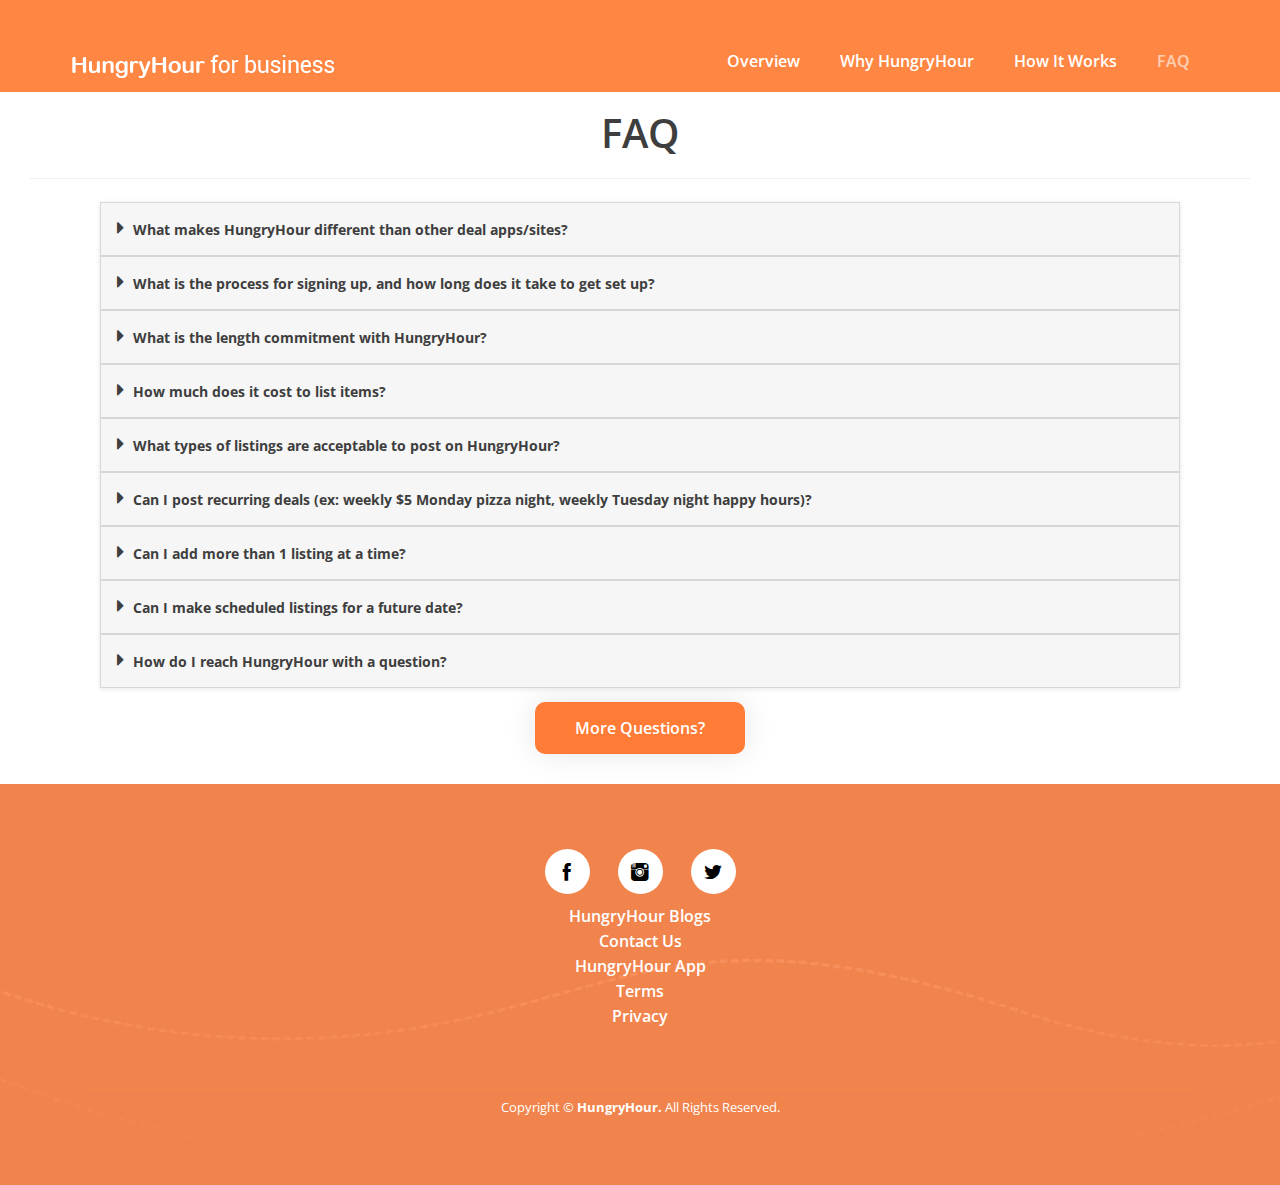
<file: FAQ.html>
﻿<!doctype html>
<html class="no-js" lang="zxx">

<head>
	<!-- Global site tag (gtag.js) - Google Analytics -->
	<script async src="https://www.googletagmanager.com/gtag/js?id=UA-123608787-1"></script>
	<script>
	  window.dataLayer = window.dataLayer || [];
	  function gtag(){dataLayer.push(arguments);}
	  gtag('js', new Date());

	  gtag('config', 'UA-123608787-1');
	</script>

	<meta charset="utf-8">
	<meta http-equiv="x-ua-compatible" content="ie=edge">
	<title>HungryHour - Terms and Condition</title>
	<meta name="title" content="HungryHour for Business - Promote Your Restaurant & Grow">
	<meta name="description" content="Local online marketing in real-time. Advertise your food deals & happy hours to attract new customers. Boost exposure and increase traffic during slow hours.">
	<meta name="keywords" content="discount, eat, happy hour, real-time">
	<meta name="author" content="Diana Levan">
	<meta name="viewport" content="width=device-width, initial-scale=1">
	<link rel="shortcut icon" type="image/x-icon" href="img/icon/favicon32x32.png">
	<!-- Place favicon.ico in the root directory -->
	<!-- all css here -->
	<link rel="stylesheet" href="css/bootstrap.min.css">
	<link rel="stylesheet" href="css/font-awesome.min.css">
	<link rel="stylesheet" href="css/icofont.css">
	<link rel="stylesheet" href="css/meanmenu.min.css">
	<link rel="stylesheet" href="css/slick.css">
	<link rel="stylesheet" href="css/owl.carousel.css">
	<link rel="stylesheet" href="css/magnific-popup.css">
	<link rel="stylesheet" href="css/animate.css">
	<link rel="stylesheet" href="css/animated-headlines.css">
	<link rel="stylesheet" href="css/shortcode/shortcodes.css">
	<link rel="stylesheet" href="style.css">
	<link rel="stylesheet" href="css/responsive.css">
	<link rel="stylesheet" href="css/change-style.css">
	<script src="js/vendor/modernizr-2.8.3.min.js"></script>
	<style>
		p {
			color: #474747;
			font-family: 'Open Sans', sans-serif;
			font-size: 14px;
			font-weight: 400;
			line-height: 25px;
			margin: 0 0 15px;
		}

		b {
			color: #000;
			font-weight: bold;
		}

		a {
			color: #4d76d9;
		}

		h1 {
			color: #3e3e3e;
			margin-top: 111px;
			text-align: center;
			font-size: 40px;
			font-weight: 600;
		}

		hr {
			margin: 23px 0;
			padding: 0px;
			border-bottom: 1px solid #eceff8;
			border-top: 0px;
			
		}

		h4 {
			color: #FF8441;
			margin-left: 10px;
			
		}

		.row {
			margin-left: 15px;
			margin-right: 15px;
		}


	</style>
	<style>
		.faq-nav {
			flex-direction: column;
			margin: 0 0 32px;
			border-radius: 2px;
			border: 1px solid #ddd;
			box-shadow: 0 1px 5px rgba(85, 85, 85, 0.15);
		}

			.faq-nav .nav-link {
				position: relative;
				display: block;
				margin: 0;
				padding: 13px 16px;
				background-color: #fff;
				border: 0;
				border-bottom: 1px solid #ddd;
				border-radius: 0;
				color: #616161;
				transition: background-color .2s ease;
			}

				.faq-nav .nav-link:hover {
					background-color: #f6f6f6;
				}

				.faq-nav .nav-link.active {
					background-color: #f6f6f6;
					font-weight: 700;
					color: rgba(0, 0, 0, 0.87);
				}

				.faq-nav .nav-link:last-of-type {
					border-bottom-left-radius: 2px;
					border-bottom-right-radius: 2px;
					border-bottom: 0;
				}

				.faq-nav .nav-link i.mdi {
					margin-right: 5px;
					font-size: 18px;
					position: relative;
				}

		.tab-content {
			box-shadow: 0 1px 5px rgba(85, 85, 85, 0.15);
		}

			.tab-content .card {
				border-radius: 0;
			}

			.tab-content .card-header {
				padding: 15px 16px;
				border-radius: 0;
				background-color: #f6f6f6;
				border: 1px solid rgba(0,0,0,.125);
			}

				.tab-content .card-header h5 {
					margin: 0;
				}

					.tab-content .card-header h5 button {
						display: block;
						width: 100%;
						padding: 0;
						border: 0;
						font-weight: 700;
						color: #3e3e3e;
						text-align: left;
						outline: 0;
					}
					.tab-content .card-header h5 button:focus {
						
						outline: 0;
					}

						.tab-content .card-header h5 button:hover, .tab-content .card-header h5 button:focus, .tab-content .card-header h5 button:active, .tab-content .card-header h5 button:hover:active {
							text-decoration: none;
						}

		

				.tab-content .card-body p:last-of-type {
					margin: 0;
				}

		.accordion > .card:not(:first-child) {
			border-top: 0;
		}

		.card-body {
			border: 1px solid rgba(0, 0, 0, 0.125);
			padding:10px;
		}
		.card-header button i {
			margin-right:5px;
			font-size:20px;
		}
	.card-header button[aria-expanded="true"] i:before { content: '\f0d7'; }

	.faqlinks {
		font-weight:bold;
		text-decoration:underline;
		color:#3e3e3e;
	}
	</style>
</head>

<body>
	<!-- header area start -->
	<header style="background-color:ff0000" ;>
		<nav id="header-top" class="navbar" style="background-color:#FF8743" ;>
			<div class="container">
				<div class="navbar-header">
					<button type="button" class="navbar-toggle collapsed" data-toggle="collapse" data-target="#navigation" aria-expanded="false">
						<span class="icon-bar"></span>
						<span class="icon-bar"></span>
						<span class="icon-bar"></span>
					</button>
					<!-- <a class="navbar-brand" href="#"><img src="img/icon/logo.png" alt="logo" class="img-responsive"></a> -->
					<a class="navbar-brand" href="/business">
						<!-- <h4 class="home-logo">HungryHour</h4> -->
						<img src="img/icon/logo1.png" alt="logo" class="img-responsive">
					</a>
				</div>
				<div class="collapse navbar-collapse" id="navigation">
						<ul class="nav navbar-nav navbar-right">
							<li><a href="index.html#slider-area">Overview</a></li>
							<li ><a href="index.html#HungryHour">Why HungryHour</a></li>
							<li><a href="index.html#howitwork">How It Works</a></li>
							<!--<li><a href="#HungryHour">Plans&pricings</a></li>-->
							<li class="active"><a href="FAQ.html">FAQ</a></li>
							<!--<li><a href="#">Login</a></li>
							<li><a class="download-btn" href="#download-area">Sign up</a></li>-->
						</ul>
					</div>
			</div>
		</nav>
	</header>
	
	<div class="row" style="padding-bottom:30px">
		<div class="col-lg-12">
			<h1>
				FAQ

			</h1>
			<hr />
		</div>
		<div class="container">
			<div class="row">

				<div class="col-lg-12">
					<div class="tab-content" id="faq-tab-content">
						<div class="tab-pane show active" id="tab1" role="tabpanel" aria-labelledby="tab1">
							<div class="accordion" id="accordion-tab-1">
								<div class="card">
									<div class="card-header" id="accordion-tab-1-heading-1">
										<h5>
											<button class="btn btn-link" type="button" data-toggle="collapse" data-target="#accordion-tab-1-content-1" aria-expanded="false" aria-controls="accordion-tab-1-content-1"> <i class="fa fa-caret-right" aria-hidden="true"></i> What makes HungryHour different than other deal apps/sites?</button>
										</h5>
									</div>
									<div class="collapse" id="accordion-tab-1-content-1" aria-labelledby="accordion-tab-1-heading-1" data-parent="#accordion-tab-1">
										<div class="card-body">
											<p>HungryHour is the first app to let users discover meal deals and happy hour specials in real-time. Unlike other apps that offer restaurant coupons, HungryHour offers your restaurant a platform to promote your deals that you may already have going on (or plan to promote in the future). We help expand your reach to hundreds of users so you can promote more effectively than relying on word of mouth or sidewalk signs. HungryHour is one of the only apps that does not require users to present coupons (from our research, users hate this!), which it seamless for customers to come pay you a visit.</p>
										</div>
									</div>
								</div>
								<div class="card">
									<div class="card-header" id="accordion-tab-1-heading-2">
										<h5>
											<button class="btn btn-link" type="button" data-toggle="collapse" data-target="#accordion-tab-1-content-2" aria-expanded="false" aria-controls="accordion-tab-1-content-2"> <i class="fa fa-caret-right" aria-hidden="true"></i> What is the process for signing up, and how long does it take to get set up?</button>
										</h5>
									</div>
									<div class="collapse" id="accordion-tab-1-content-2" aria-labelledby="accordion-tab-1-heading-2" data-parent="#accordion-tab-1">
										<div class="card-body">
											<p>Coming soon, we will have an easy admin portal for you to post, edit, and manage your listings with a couple of clicks. In the meantime, to sign up to partner with HungryHour, please fill out a<a href="contactus.html" class="faqlinks"> contact form here</a> or send us an email at <a href="mailto:itshungryhour@gmail.com" class="faqlinks">itshungryhour@gmail.com</a>.</p>
										</div>
									</div>
								</div>
								<div class="card">
									<div class="card-header" id="accordion-tab-1-he-ading-3">
										<h5>
											<button class="btn btn-link" type="button" data-toggle="collapse" data-target="#accordion-tab-1-content-3" aria-expanded="false" aria-controls="accordion-tab-1-content-3"> <i class="fa fa-caret-right" aria-hidden="true"></i>  What is the length commitment with HungryHour?</button>
										</h5>
									</div>
									<div class="collapse" id="accordion-tab-1-content-3" aria-labelledby="accordion-tab-1-heading-3" data-parent="#accordion-tab-1">
										<div class="card-body">
											<p>There is no length commitment with HungryHour. You can choose to post, edit, and delete listings whenever you want.</p>
										</div>
									</div>
								</div>
								<div class="card">
									<div class="card-header" id="accordion-tab-1-heading-4">
										<h5>
											<button class="btn btn-link" type="button" data-toggle="collapse" data-target="#accordion-tab-1-content-4" aria-expanded="false" aria-controls="accordion-tab-1-content-4"><i class="fa fa-caret-right" aria-hidden="true"></i>  How much does it cost to list items?</button>
										</h5>
									</div>
									<div class="collapse" id="accordion-tab-1-content-4" aria-labelledby="accordion-tab-1-heading-4" data-parent="#accordion-tab-1">
										<div class="card-body">
											<p>
												Nothing. Posting your happy hour and/or deal in the HungryHour app is  absolutely free!
											</p>
										</div>
									</div>

								</div>
								<div class="card">
									<div class="card-header" id="accordion-tab-1-heading-5">
										<h5>
											<button class="btn btn-link" type="button" data-toggle="collapse" data-target="#accordion-tab-1-content-5" aria-expanded="false" aria-controls="accordion-tab-1-content-5"><i class="fa fa-caret-right" aria-hidden="true"></i>  	What types of listings are acceptable to post on HungryHour?</button>
										</h5>
									</div>
									<div class="collapse" id="accordion-tab-1-content-5" aria-labelledby="accordion-tab-1-heading-5" data-parent="#accordion-tab-1">
										<div class="card-body">
											<p>
													You can post any food or drink deal, discount, happy hour, or combo specials. Remember, you want to give users a great first interaction with your business, so the more of a “steal” your deal is, the better.
											</p>
										</div>
									</div>

								</div>
								<div class="card">
									<div class="card-header" id="accordion-tab-1-heading-6">
										<h5>
											<button class="btn btn-link" type="button" data-toggle="collapse" data-target="#accordion-tab-1-content-6" aria-expanded="false" aria-controls="accordion-tab-1-content-6"><i class="fa fa-caret-right" aria-hidden="true"></i>  		Can I post recurring deals (ex: weekly $5 Monday pizza night, weekly Tuesday night happy hours)?</button>
										</h5>
									</div>
									<div class="collapse" id="accordion-tab-1-content-6" aria-labelledby="accordion-tab-1-heading-6" data-parent="#accordion-tab-1">
										<div class="card-body">
											<p>
													Yes, you have the option to make listings either one-time or recurring (consecutive days and/or weekly) depending on your need.
											</p>
										</div>
									</div>

								</div>
								<div class="card">
									<div class="card-header" id="accordion-tab-1-heading-7">
										<h5>
											<button class="btn btn-link" type="button" data-toggle="collapse" data-target="#accordion-tab-1-content-7" aria-expanded="false" aria-controls="accordion-tab-1-content-7"><i class="fa fa-caret-right" aria-hidden="true"></i>  Can I add more than 1 listing at a time?</button>
										</h5>
									</div>
									<div class="collapse" id="accordion-tab-1-content-7" aria-labelledby="accordion-tab-1-heading-7" data-parent="#accordion-tab-1">
										<div class="card-body">
											<p>
													Yes, you can add multiple listings. Once you sign up, you can also easily manage all your listings from an easy to use dashboard in the admin portal.
											</p>
										</div>
									</div>

								</div>
								<div class="card">
									<div class="card-header" id="accordion-tab-1-heading-8">
										<h5>
											<button class="btn btn-link" type="button" data-toggle="collapse" data-target="#accordion-tab-1-content-8" aria-expanded="false" aria-controls="accordion-tab-1-content-8"><i class="fa fa-caret-right" aria-hidden="true"></i>  Can I make scheduled listings for a future date?</button>
										</h5>
									</div>
									<div class="collapse" id="accordion-tab-1-content-8" aria-labelledby="accordion-tab-1-heading-8" data-parent="#accordion-tab-1">
										<div class="card-body">
											<p>
													Yes, you can set listings ahead of time and input the desired start and end dates and times. In the app, users will see this in the “tomorrow”, “this week”, or “next week” tabs.
											</p>
										</div>
									</div>

								</div>
								<div class="card">
									<div class="card-header" id="accordion-tab-1-heading-9">
										<h5>
											<button class="btn btn-link" type="button" data-toggle="collapse" data-target="#accordion-tab-1-content-9" aria-expanded="false" aria-controls="accordion-tab-1-content-9"><i class="fa fa-caret-right" aria-hidden="true"></i>  How do I reach HungryHour with a question?</button>
										</h5>
									</div>
									<div class="collapse" id="accordion-tab-1-content-9" aria-labelledby="accordion-tab-1-heading-9" data-parent="#accordion-tab-1">
										<div class="card-body">
											<p>
												For all questions about partnering with HungryHour, please fill out our <a href="contactus.html" class="faqlinks">contact us form</a> or email us  at <a href="mailto:itshungryhour@gmail.com" class="faqlinks">itshungryhour@gmail.com</a> We will respond to you as soon a possible.

											</p>
										</div>
									</div>

								</div>
							</div>
						</div>
					
					</div>
				</div>
			</div>
		</div><br />
		<div class="download-option-btn text-center">
			<ul>
				<li>
					<a target="_blank" href="contactus.html" style="background-color:#FF7B36;color:white;">
						More questions?

					</a>
				</li>

			</ul>
		</div>


	</div>

	<!-- Copyright Area Start -->
	<div class="section copyright-area bg-7 ptb-65">
		<div class="container">
			<!-- Copyright right -->
			<div class="row">
				<div class="col-md-12">
					<div class="copyright-area text-center">
						<!-- Copyright social -->
						<div class="contact-social text-center pb-10">
							<ul>
								<li>
									<a href="https://www.facebook.com/itshungryhour/"><i class="icofont icofont-social-facebook"></i></a>
								</li>
								<li>
									<a href="https://www.instagram.com/itshungryhour/"><i class="icofont icofont-social-instagram"></i></a>
								</li>
								<li>
									<a href="https://twitter.com/itshungryhour"><i class="icofont icofont-social-twitter"></i></a>
								</li>
							</ul>
						</div>
						<!-- Copyright social -->
						<!-- Copyright text -->
					</div>
				</div>
			</div>
			<div class="row">
					<div class="conct-border two">
						<div class="col-md-12 col-sm-12">
							<div class="single-address">
								<div class="media">
									<div class="media-body text-center">
										<a href="https://blog.itshungryhour.com/" style="cursor:pointer;color:white;font-family: 'Open Sans', sans-serif; font-size: 16px;font-weight: 600; line-height: 25px;">HungryHour Blogs</a><br />
										<a href="contactus.html" style="cursor:pointer;color:white;font-family: 'Open Sans', sans-serif; font-size: 16px;font-weight: 600; line-height: 25px;">Contact Us</a><br />
										<a href="https://www.itshungryhour.com" style="cursor:pointer;color:white;font-family: 'Open Sans', sans-serif; font-size: 16px;font-weight: 600; line-height: 25px;">HungryHour App</a><br />
										<a href="terms.html" style="cursor:pointer;color:white;font-family: 'Open Sans', sans-serif; font-size: 16px;font-weight: 600; line-height: 25px;">Terms</a><br />
										<a href="privacypolicy.html" style="cursor:pointer;color:white;font-family: 'Open Sans', sans-serif; font-size: 16px;font-weight: 600; line-height: 25px;">Privacy</a>
									</div>
								</div>
							</div>
						</div>
					</div>
				</div>
			<div class="copyright-text text-center">
				<p>Copyright &copy; <a href="index.html"> HungryHour. </a> All Rights Reserved.</p>
			</div>
			<!-- Copyright right -->
		</div>
	</div>
	<!-- Copyright Area End -->
	<!-- all js here -->
	<script src="js/vendor/jquery-1.12.4.min.js"></script>
	<script src="js/bootstrap.min.js"></script>
	<script src="js/owl.carousel.min.js"></script>
	<script src="js/slick.min.js"></script>
	<script src="js/jquery.ajaxchimp.min.js"></script>
	<script src="js/plugins.js"></script>
	<script src="js/terms.js"></script>


</body>

</html>
</file>
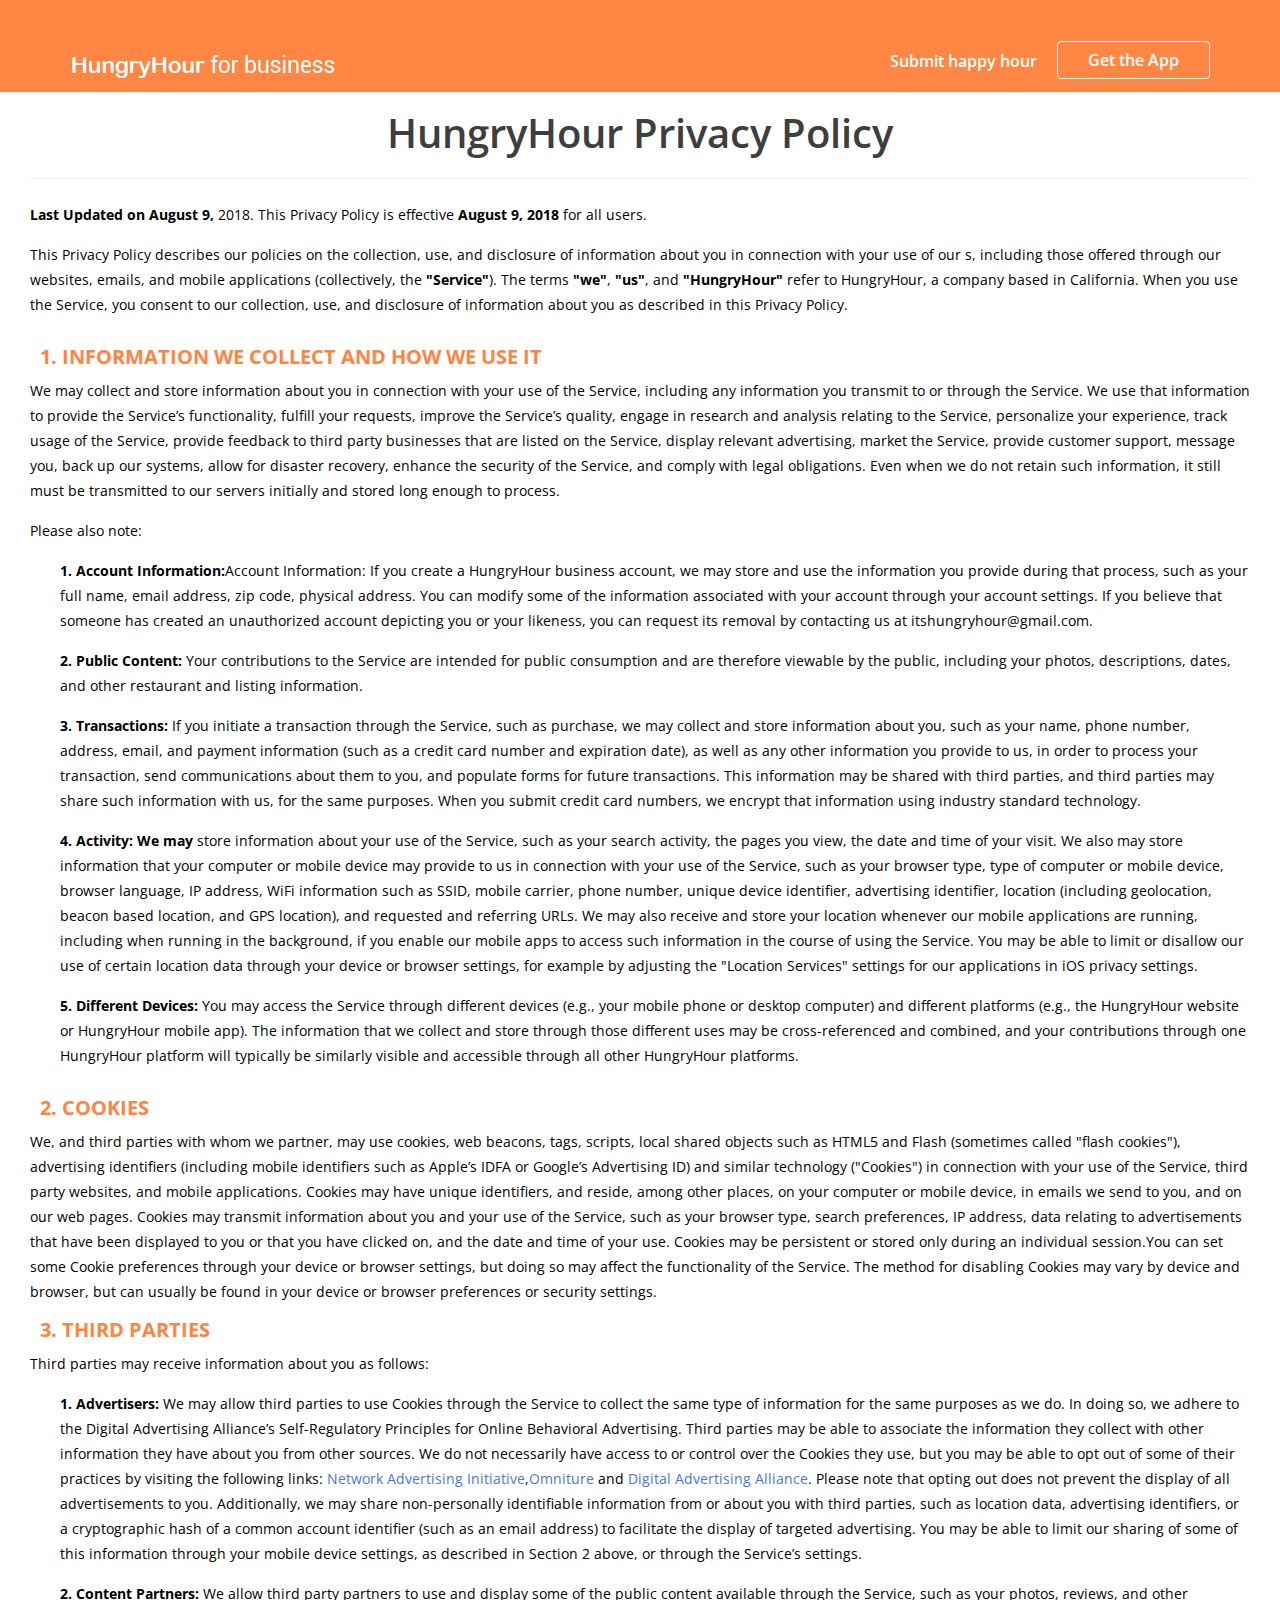
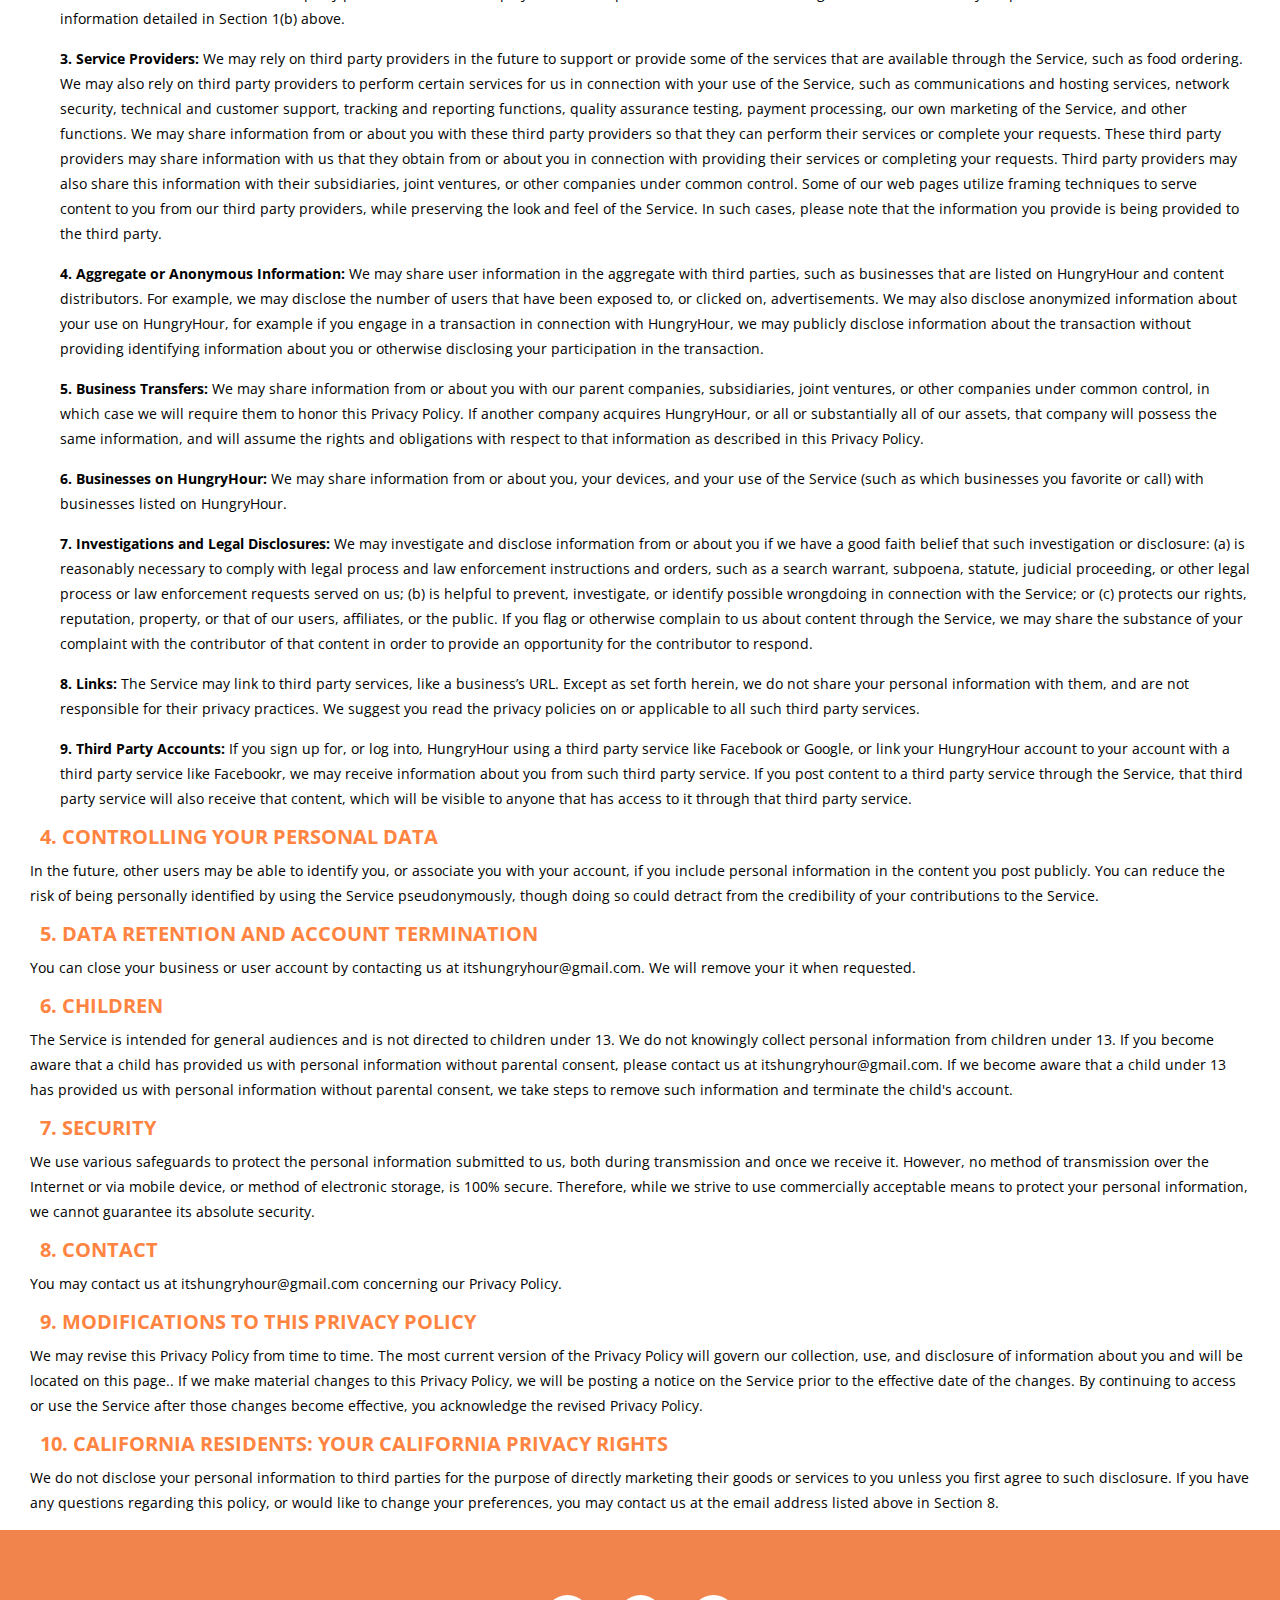
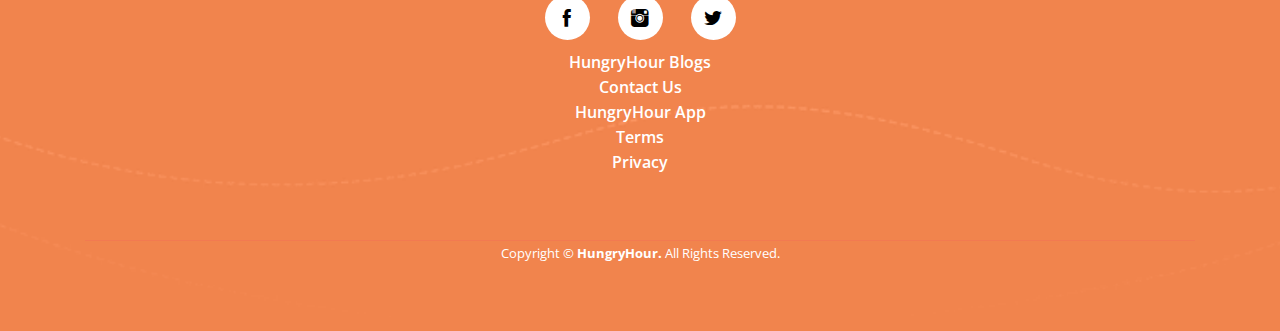
<file: privacypolicy.html>
﻿
<!doctype html>
<html class="no-js" lang="zxx">

<head>
	<!-- Global site tag (gtag.js) - Google Analytics -->
	<script async src="https://www.googletagmanager.com/gtag/js?id=UA-123608787-1"></script>
	<script>
	  window.dataLayer = window.dataLayer || [];
	  function gtag(){dataLayer.push(arguments);}
	  gtag('js', new Date());

	  gtag('config', 'UA-123608787-1');
	</script>

	<meta charset="utf-8">
	<meta http-equiv="x-ua-compatible" content="ie=edge">
	<title>HungryHour for Business - Promote your happy hour for free</title>
	<meta name="title" content="HungryHour for Business - Promote your happy hour for free">
	<meta name="description" content="Bring new customers to your restaurant with the community-based happy hour app. Post your happy hour and grow your business. Free local marketing.">
	<meta name="keywords" content="discount, eat, happy hour, real-time">
	<meta name="author" content="Diana Levan">
	<meta name="viewport" content="width=device-width, initial-scale=1">
	<link rel="shortcut icon" type="image/x-icon" href="img/icon/favicon32x32.png">
	<!-- Place favicon.ico in the root directory -->
	<!-- all css here -->
	<link rel="stylesheet" href="css/bootstrap.min.css">
	<link rel="stylesheet" href="css/font-awesome.min.css">
	<link rel="stylesheet" href="css/icofont.css">
	<link rel="stylesheet" href="css/meanmenu.min.css">
	<link rel="stylesheet" href="css/slick.css">
	<link rel="stylesheet" href="css/owl.carousel.css">
	<link rel="stylesheet" href="css/magnific-popup.css">
	<link rel="stylesheet" href="css/animate.css">
	<link rel="stylesheet" href="css/animated-headlines.css">
	<link rel="stylesheet" href="css/shortcode/shortcodes.css">
	<link rel="stylesheet" href="style.css">
	<link rel="stylesheet" href="css/responsive.css">
	<link rel="stylesheet" href="css/change-style.css">
	<script src="js/vendor/modernizr-2.8.3.min.js"></script>
	<style>
		p {
			color: #000;
			font-family: 'Open Sans', sans-serif;
			font-size: 14px;
			font-weight: 400;
			line-height: 25px;
			margin: 0 0 15px;
		}

		b {
			color: #000;
			font-weight: bold;
		}
		a{
			color:#4d76d9;
		}
		h1 {
			color: #3e3e3e;
			margin-top: 111px;
			text-align: center;
			font-size: 40px;
			font-weight: 600;
		}

		hr {
			margin: 23px 0;
			padding: 0px;
			border-bottom: 1px solid #eceff8;
			border-top: 0px;
		}
		h4 {
			color: #FF8441;
			margin-left:10px;
			font-weight:bold;
		}
		.row{
			margin-left:15px;
			margin-right:15px;
		}
	</style>
</head>

<body>
	<!-- header area start -->
	<header style="background-color:ff0000" ;>
		<nav id="header-top" class="navbar" style="background-color:#FF8743" ;>
			<div class="container">
				<div class="navbar-header">
					<button type="button" class="navbar-toggle collapsed" data-toggle="collapse" data-target="#navigation" aria-expanded="false">
						<span class="icon-bar"></span>
						<span class="icon-bar"></span>
						<span class="icon-bar"></span>
					</button>
					<!-- <a class="navbar-brand" href="#"><img src="img/icon/logo.png" alt="logo" class="img-responsive"></a> -->
					<a class="navbar-brand" href="/business">
						<!-- <h4 class="home-logo">HungryHour</h4> -->
						<img src="img/icon/logo1.png" alt="logo" class="img-responsive">
					</a>
				</div>
				<div class="collapse navbar-collapse" id="navigation">
					<ul class="nav navbar-nav navbar-right">
						<!--<li class="active"><a href="#slider-area">Overview</a></li>
						<li><a href="#HungryHour">Why HungryHour</a></li>
						<li><a href="#howitwork">How It Works</a></li>
						<!--<li><a href="#HungryHour">Plans&pricings</a></li>-->
						<!--<li><a href="FAQ.html">FAQ</a></li>
						<!--<li><a href="#">Login</a></li>
						<li><a class="download-btn" href="#download-area">Sign up</a></li>-->
						<li><a href="">Submit happy hour</a></li>
						<li><a class="download-btn" href="https://itshungryhour.com/">Get the App</a></li>
					</ul>
				</div>
			</div>
		</nav>
	</header>

	<div class="row">
		<div class="col-lg-12">
			<h1>
				HungryHour Privacy Policy
			</h1>
			<hr />
			<p><b>Last Updated on August 9,</b> 2018. This Privacy Policy is effective<b> August 9, 2018</b> for all users.</p>
			<p>
				This Privacy Policy describes our policies on the collection, use, and disclosure of information about you in connection with your use of our
				s, including those offered through our websites, emails, and mobile applications (collectively, the <b>"Service"</b>). The terms <b>"we"</b>, <b>"us"</b>, and <b>"HungryHour"</b> refer to HungryHour, a company based in California. When you use the Service, you consent to our collection, use, and disclosure of information about you as described in this Privacy Policy.<br />
			</p>
		</div>
		<div class="col-lg-12">
			<br />
			<h4>
				1. INFORMATION WE COLLECT AND HOW WE USE IT

			</h4>

			<p>We may collect and store information about you in connection with your use of the Service, including any information you transmit to or through the Service. We use that information to provide the Service’s functionality, fulfill your requests, improve the Service’s quality, engage in research and analysis relating to the Service, personalize your experience, track usage of the Service, provide feedback to third party businesses that are listed on the Service, display relevant advertising, market the Service, provide customer support, message you, back up our systems, allow for disaster recovery, enhance the security of the Service, and comply with legal obligations. Even when we do not retain such information, it still must be transmitted to our servers initially and stored long enough to process.</p>
			<p>Please also note:</p>
			<div style="margin-left:30px">
				<p>
					<b>1. Account Information:</b>Account Information: If you create a HungryHour business account, we may store and use the information you provide during that process, such as your full name, email address, zip code, physical address. You can modify some of the information associated with your account through your account settings. If you believe that someone has created an unauthorized account depicting you or your likeness, you can request its removal by contacting us at itshungryhour@gmail.com.

				</p>
				<p>
					<b>2.	Public Content:</b> Your contributions to the Service are intended for public consumption and are therefore viewable by the public, including your photos, descriptions, dates, and other restaurant and listing information.

				</p>
				<p>
					<b>3.	Transactions:</b> If you initiate a transaction through the Service, such as purchase, we may collect and store information about you, such as your name, phone number, address, email, and payment information (such as a credit card number and expiration date), as well as any other information you provide to us, in order to process your transaction, send communications about them to you, and populate forms for future transactions. This information may be shared with third parties, and third parties may share such information with us, for the same purposes. When you submit credit card numbers, we encrypt that information using industry standard technology.

				</p>
				<p>
					<b>4. Activity: We may </b>store information about your use of the Service, such as your search activity, the pages you view, the date and time of your visit. We also may store information that your computer or mobile device may provide to us in connection with your use of the Service, such as your browser type, type of computer or mobile device, browser language, IP address, WiFi information such as SSID, mobile carrier, phone number, unique device identifier, advertising identifier, location (including geolocation, beacon based location, and GPS location), and requested and referring URLs. We may also receive and store your location whenever our mobile applications are running, including when running in the background, if you enable our mobile apps to access such information in the course of using the Service. You may be able to limit or disallow our use of certain location data through your device or browser settings, for example by adjusting the "Location Services" settings for our applications in iOS privacy settings.
				</p>
				<p>
					<b>5. Different Devices: </b>You may access the Service through different devices (e.g., your mobile phone or desktop computer) and different platforms (e.g., the HungryHour website or HungryHour mobile app). The information that we collect and store through those different uses may be cross-referenced and combined, and your contributions through one HungryHour platform will typically be similarly visible and accessible through all other HungryHour platforms.
				</p>
			</div>
			<br />
			<h4>
				2. COOKIES


			</h4>
			<p>We, and third parties with whom we partner, may use cookies, web beacons, tags, scripts, local shared objects such as HTML5 and Flash (sometimes called "flash cookies"), advertising identifiers (including mobile identifiers such as Apple’s IDFA or Google’s Advertising ID) and similar technology ("Cookies") in connection with your use of the Service, third party websites, and mobile applications. Cookies may have unique identifiers, and reside, among other places, on your computer or mobile device, in emails we send to you, and on our web pages. Cookies may transmit information about you and your use of the Service, such as your browser type, search preferences, IP address, data relating to advertisements that have been displayed to you or that you have clicked on, and the date and time of your use. Cookies may be persistent or stored only during an individual session.You can set some Cookie preferences through your device or browser settings, but doing so may affect the functionality of the Service. The method for disabling Cookies may vary by device and browser, but can usually be found in your device or browser preferences or security settings.</p>

			<h4>
				3. THIRD PARTIES



			</h4>
			<p>
				Third parties may receive information about you as follows:
			</p>
			<div style="margin-left:30px">
				<p>
					<b>1. Advertisers:</b> We may allow third parties to use Cookies through the Service to collect the same type of information for the same purposes as we do. In doing so, we adhere to the Digital Advertising Alliance’s Self-Regulatory Principles for Online Behavioral Advertising. Third parties may be able to associate the information they collect with other information they have about you from other sources. We do not necessarily have access to or control over the Cookies they use, but you may be able to opt out of some of their practices by visiting the following links: <a href="http://www.networkadvertising.org/choices/" target="_blank">Network Advertising Initiative</a>,<a href="https://www.d1.sc.omtrdc.net/optout.html?omniture=1&popup=1&locale=en_US&second=1&second_has_cookie=0" target="_blank">Omniture</a> and <a href="http://www.aboutads.info/choices/" target="_blank">Digital Advertising Alliance</a>. Please note that opting out does not prevent the display of all advertisements to you. Additionally, we may share non-personally identifiable information from or about you with third parties, such as location data, advertising identifiers, or a cryptographic hash of a common account identifier (such as an email address) to facilitate the display of targeted advertising. You may be able to limit our sharing of some of this information through your mobile device settings, as described in Section 2 above, or through the Service’s settings.
				</p>
				<p>
					<b>2. Content Partners:</b> We allow third party partners to use and display some of the public content available through the Service, such as your photos, reviews, and other information detailed in Section 1(b) above.
				</p>
				<p><b>3. Service Providers: </b>We may rely on third party providers in the future to support or provide some of the services that are available through the Service, such as food ordering. We may also rely on third party providers to perform certain services for us in connection with your use of the Service, such as communications and hosting services, network security, technical and customer support, tracking and reporting functions, quality assurance testing, payment processing, our own marketing of the Service, and other functions. We may share information from or about you with these third party providers so that they can perform their services or complete your requests. These third party providers may share information with us that they obtain from or about you in connection with providing their services or completing your requests. Third party providers may also share this information with their subsidiaries, joint ventures, or other companies under common control. Some of our web pages utilize framing techniques to serve content to you from our third party providers, while preserving the look and feel of the Service. In such cases, please note that the information you provide is being provided to the third party.</p>
				<p><b>4. Aggregate or Anonymous Information:</b> We may share user information in the aggregate with third parties, such as businesses that are listed on HungryHour and content distributors. For example, we may disclose the number of users that have been exposed to, or clicked on, advertisements. We may also disclose anonymized information about your use on HungryHour, for example if you engage in a transaction in connection with HungryHour, we may publicly disclose information about the transaction without providing identifying information about you or otherwise disclosing your participation in the transaction.</p>
				<p>
					<b>5. Business Transfers: </b>We may share information from or about you with our parent companies, subsidiaries, joint ventures, or other companies under common control, in which case we will require them to honor this Privacy Policy. If another company acquires HungryHour, or all or substantially all of our assets, that company will possess the same information, and will assume the rights and obligations with respect to that information as described in this Privacy Policy.
				</p>
				<p>
					<b>6. Businesses on HungryHour:</b> We may share information from or about you, your devices, and your use of the Service (such as which businesses you favorite or call) with businesses listed on HungryHour.
				</p>
				<p>
					<b>7. Investigations and Legal Disclosures: </b>We may investigate and disclose information from or about you if we have a good faith belief that such investigation or disclosure: (a) is reasonably necessary to comply with legal process and law enforcement instructions and orders, such as a search warrant, subpoena, statute, judicial proceeding, or other legal process or law enforcement requests served on us; (b) is helpful to prevent, investigate, or identify possible wrongdoing in connection with the Service; or (c) protects our rights, reputation, property, or that of our users, affiliates, or the public. If you flag or otherwise complain to us about content through the Service, we may share the substance of your complaint with the contributor of that content in order to provide an opportunity for the contributor to respond.
				</p>
				<p>
					<b>8. Links:</b> The Service may link to third party services, like a business’s URL. Except as set forth herein, we do not share your personal information with them, and are not responsible for their privacy practices. We suggest you read the privacy policies on or applicable to all such third party services.
				</p>
				<p><b>9. Third Party Accounts: </b>If you sign up for, or log into, HungryHour using a third party service like Facebook or Google, or link your HungryHour account to your account with a third party service like Facebookr, we may receive information about you from such third party service. If you post content to a third party service through the Service, that third party service will also receive that content, which will be visible to anyone that has access to it through that third party service.</p>

			</div>
			<h4>
				4. CONTROLLING YOUR PERSONAL DATA


			</h4>
			<p>
				In the future, other users may be able to identify you, or associate you with your account, if you include personal information in the content you post publicly. You can reduce the risk of being personally identified by using the Service pseudonymously, though doing so could detract from the credibility of your contributions to the Service.
			</p>
			<h4>
				5. DATA RETENTION AND ACCOUNT TERMINATION



			</h4>
			<p>
				You can close your business or user account by contacting us at itshungryhour@gmail.com. We will remove your it when requested.

			</p>
			<h4>
				6. CHILDREN



			</h4>
			<p>
				The Service is intended for general audiences and is not directed to children under 13. We do not knowingly collect personal information from children under 13. If you become aware that a child has provided us with personal information without parental consent, please contact us at itshungryhour@gmail.com. If we become aware that a child under 13 has provided us with personal information without parental consent, we take steps to remove such information and terminate the child's account.
			</p>
			<h4>
				7. SECURITY


			</h4>
			<p>
				We use various safeguards to protect the personal information submitted to us, both during transmission and once we receive it. However, no method of transmission over the Internet or via mobile device, or method of electronic storage, is 100% secure. Therefore, while we strive to use commercially acceptable means to protect your personal information, we cannot guarantee its absolute security.

			</p>
			<h4>
				8. CONTACT



			</h4>
			<p>
				You may contact us at itshungryhour@gmail.com concerning our Privacy Policy.

			</p>
			<h4>
				9. MODIFICATIONS TO THIS PRIVACY POLICY




			</h4>
			<p>
				We may revise this Privacy Policy from time to time. The most current version of the Privacy Policy will govern our collection, use, and disclosure of information about you and will be located on this page.. If we make material changes to this Privacy Policy, we will be posting a notice on the Service prior to the effective date of the changes. By continuing to access or use the Service after those changes become effective, you acknowledge the revised Privacy Policy.
			</p>
			<h4>
				10. CALIFORNIA RESIDENTS: YOUR CALIFORNIA PRIVACY RIGHTS

			</h4>
			<p>
				We do not disclose your personal information to third parties for the purpose of directly marketing their goods or services to you unless you first agree to such disclosure. If you have any questions regarding this policy, or would like to change your preferences, you may contact us at the email address listed above in Section 8.

			</p>

		</div>

	</div>




		<!-- Copyright Area Start -->
		<div class="section copyright-area bg-7 ptb-65">
			<div class="container">
				<!-- Copyright right -->
				<div class="row">
					<div class="col-md-12">
						<div class="copyright-area text-center">
							<!-- Copyright social -->
							<div class="contact-social text-center pb-10">
								<ul>
									<li>
										<a href="https://www.facebook.com/itshungryhour/"><i class="icofont icofont-social-facebook"></i></a>
									</li>
									<li>
										<a href="https://www.instagram.com/itshungryhour/"><i class="icofont icofont-social-instagram"></i></a>
									</li>
									<li>
										<a href="https://twitter.com/itshungryhour"><i class="icofont icofont-social-twitter"></i></a>
									</li>
								</ul>
							</div>
							<!-- Copyright social -->
							<!-- Copyright text -->
						</div>
					</div>
				</div>
				<div class="row">
					<div class="conct-border two">
						<div class="col-md-12 col-sm-12">
							<div class="single-address">
								<div class="media">
									<div class="media-body text-center">
										<a href="https://blog.itshungryhour.com/" style="cursor:pointer;color:white;font-family: 'Open Sans', sans-serif; font-size: 16px;font-weight: 600; line-height: 25px;">HungryHour Blogs</a><br />
										<a href="contactus.html" style="cursor:pointer;color:white;font-family: 'Open Sans', sans-serif; font-size: 16px;font-weight: 600; line-height: 25px;">Contact Us</a><br />
										<a href="https://www.itshungryhour.com" style="cursor:pointer;color:white;font-family: 'Open Sans', sans-serif; font-size: 16px;font-weight: 600; line-height: 25px;">HungryHour App</a><br />
										<a href="terms.html" style="cursor:pointer;color:white;font-family: 'Open Sans', sans-serif; font-size: 16px;font-weight: 600; line-height: 25px;">Terms</a><br />
										<a href="privacypolicy.html" style="cursor:pointer;color:white;font-family: 'Open Sans', sans-serif; font-size: 16px;font-weight: 600; line-height: 25px;">Privacy</a>
									</div>
								</div>
							</div>
						</div>
					</div>
				</div>
				<div class="copyright-text text-center">
					<p>Copyright &copy; <a href="index.html"> HungryHour. </a> All Rights Reserved.</p>
				</div>
				<!-- Copyright right -->
			</div>
		</div>
		<!-- Copyright Area End -->
		<!-- all js here -->
		<script src="js/vendor/jquery-1.12.4.min.js"></script>
		<script src="js/bootstrap.min.js"></script>
		<script src="js/owl.carousel.min.js"></script>
		<script src="js/slick.min.js"></script>
		<script src="js/jquery.ajaxchimp.min.js"></script>
		<script src="js/plugins.js"></script>
		<script src="js/privacypolicy.js"></script>
</body>

</html>
</file>
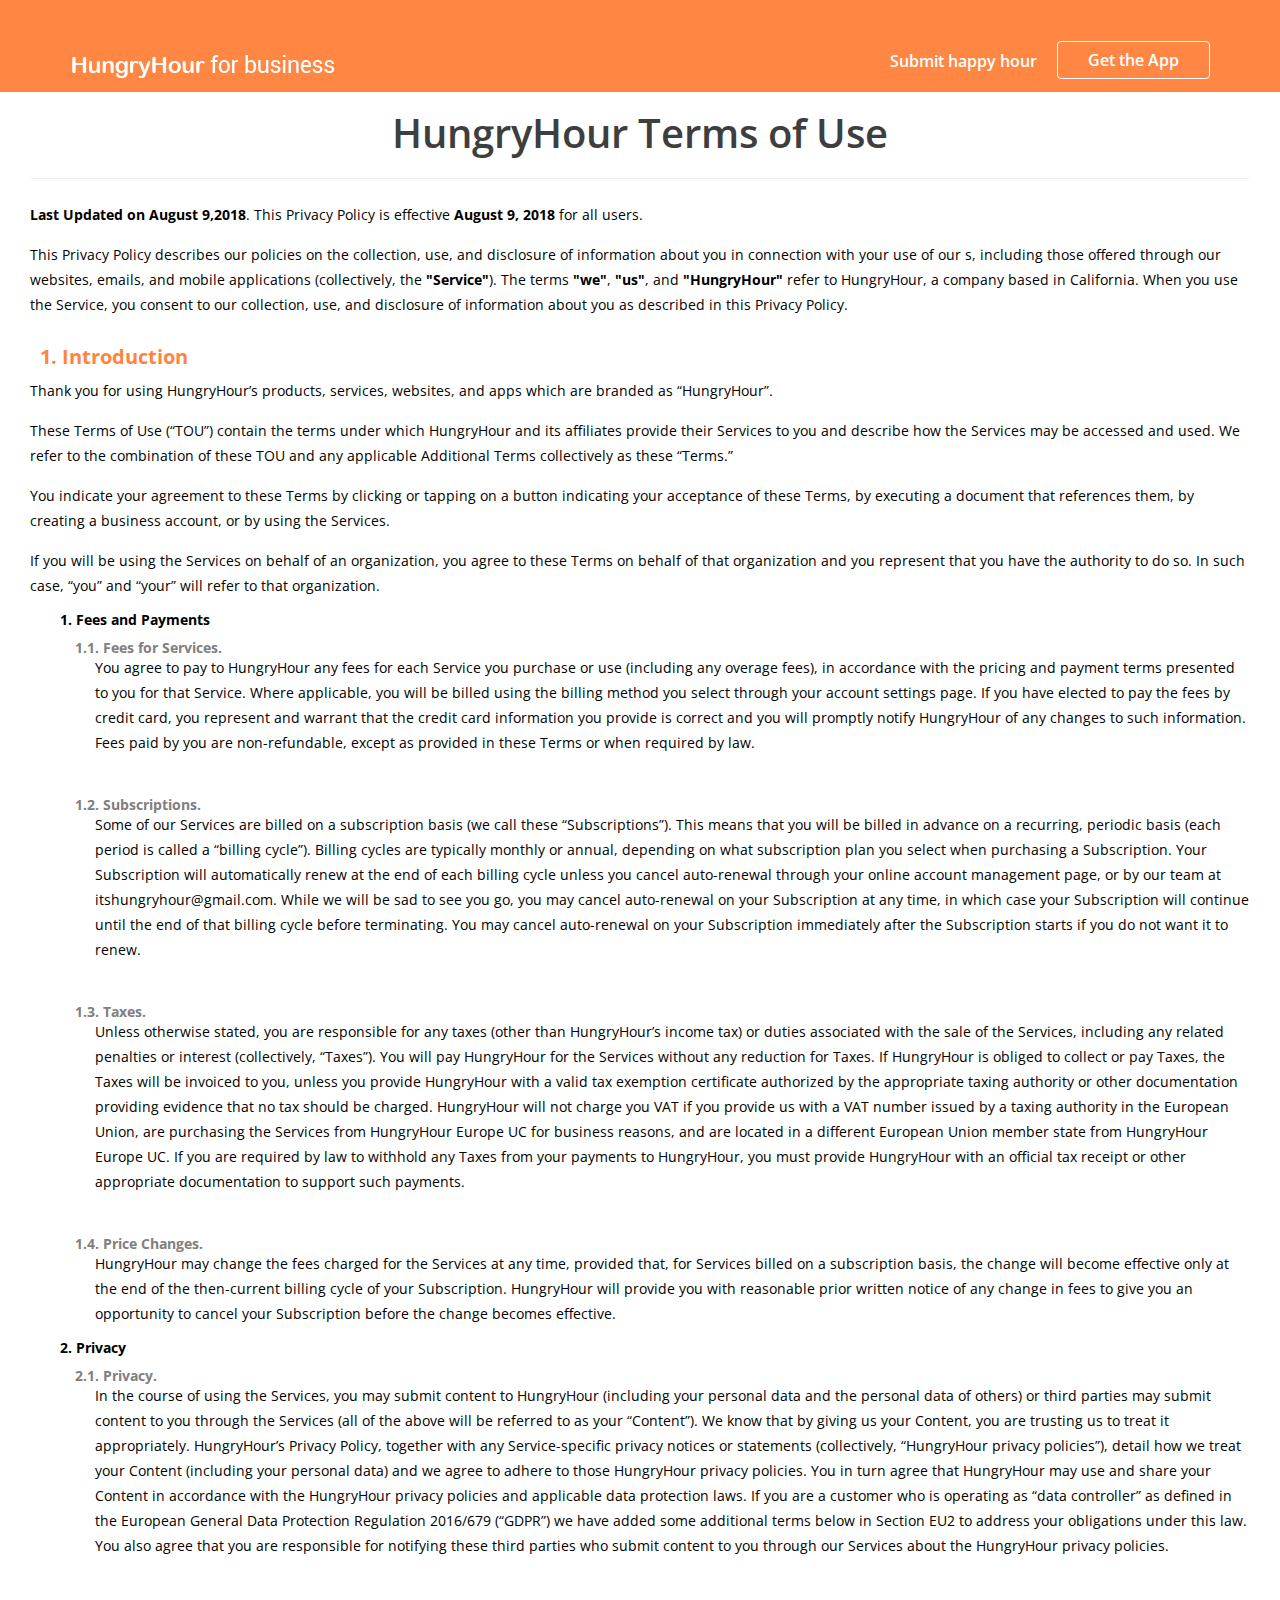
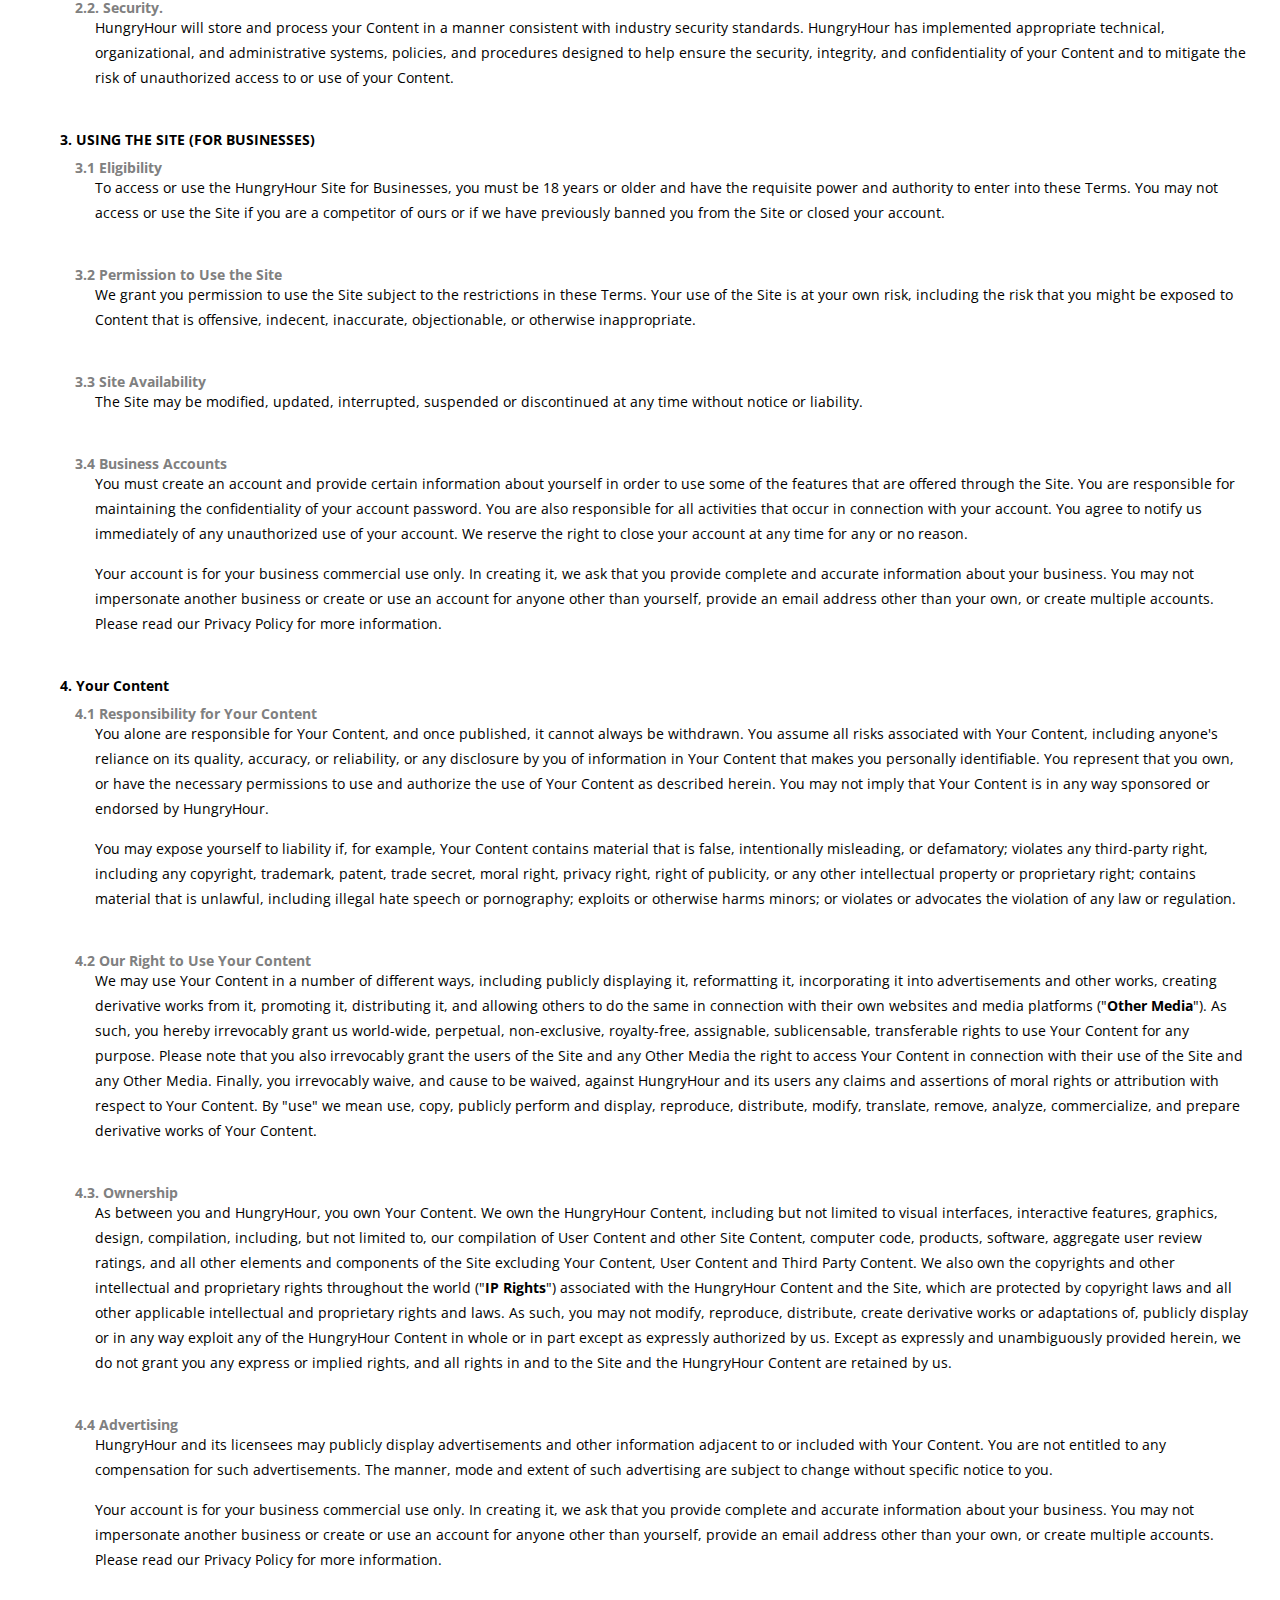
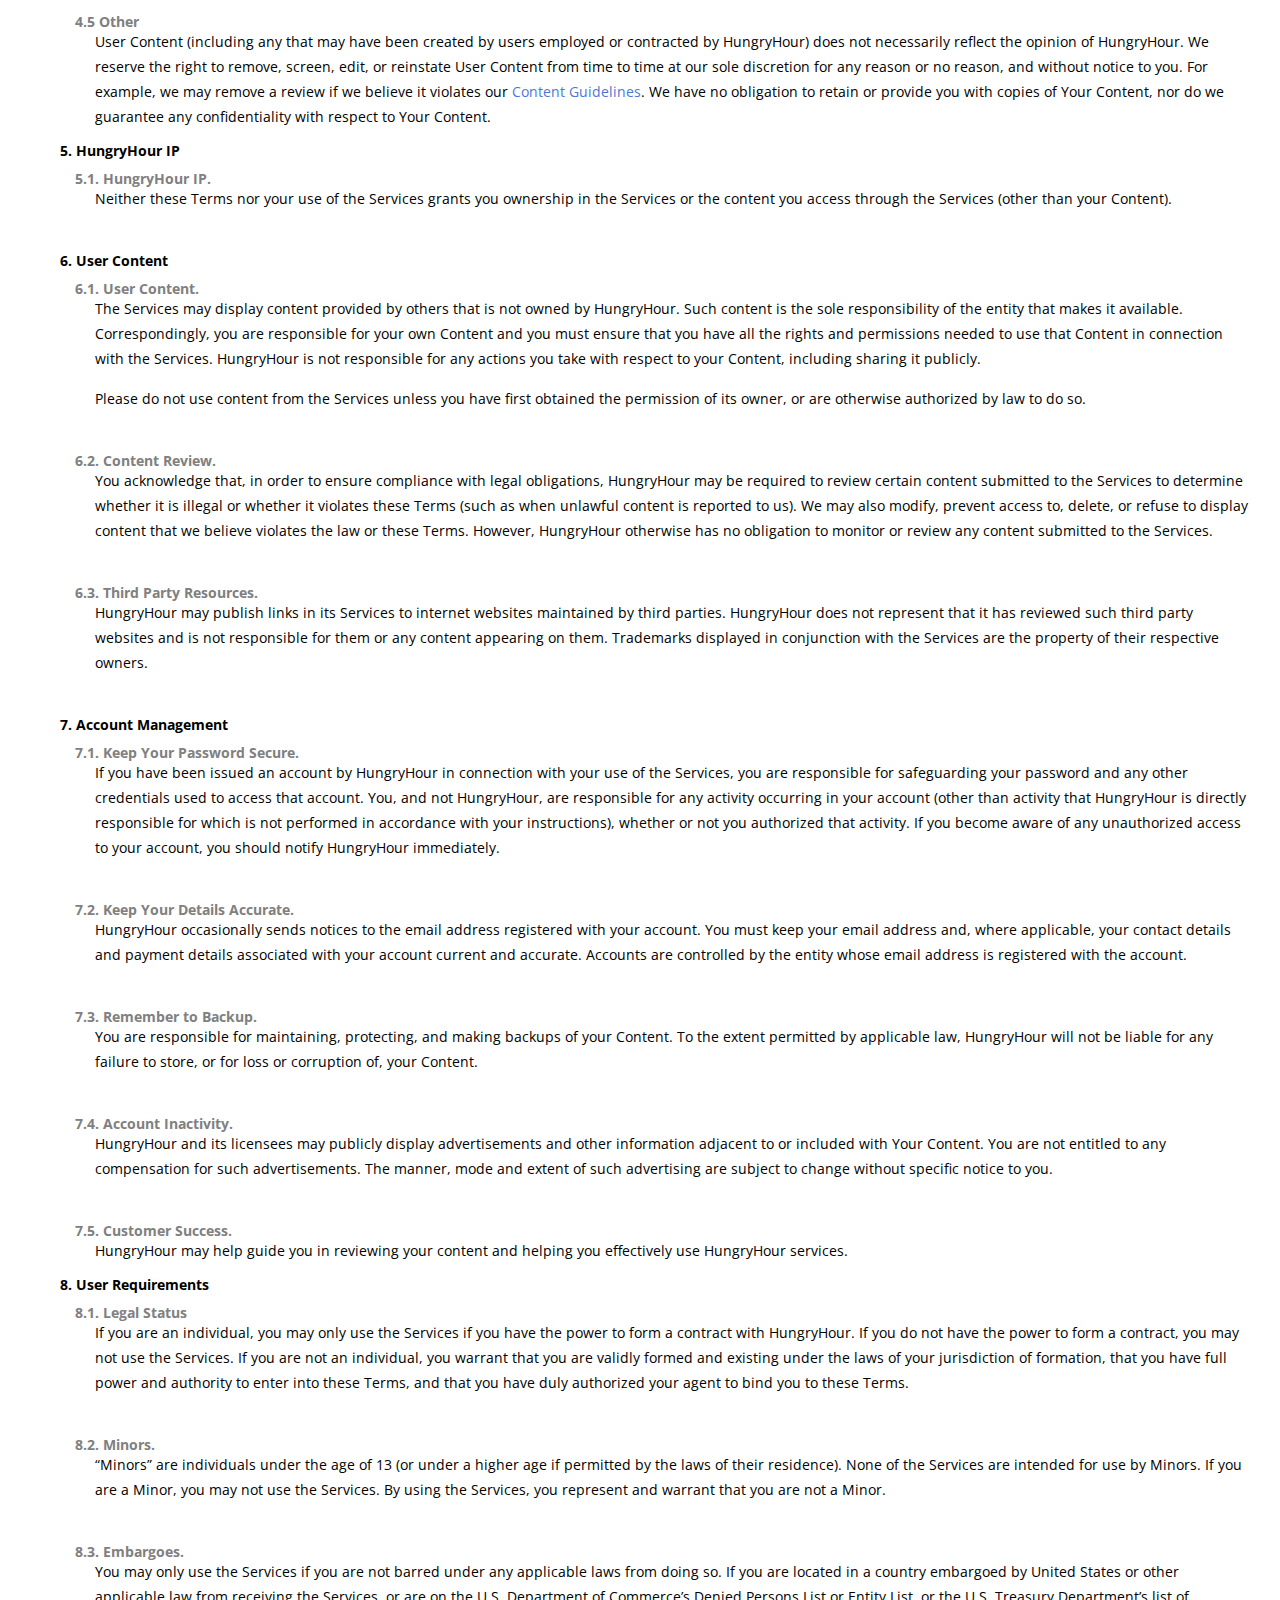
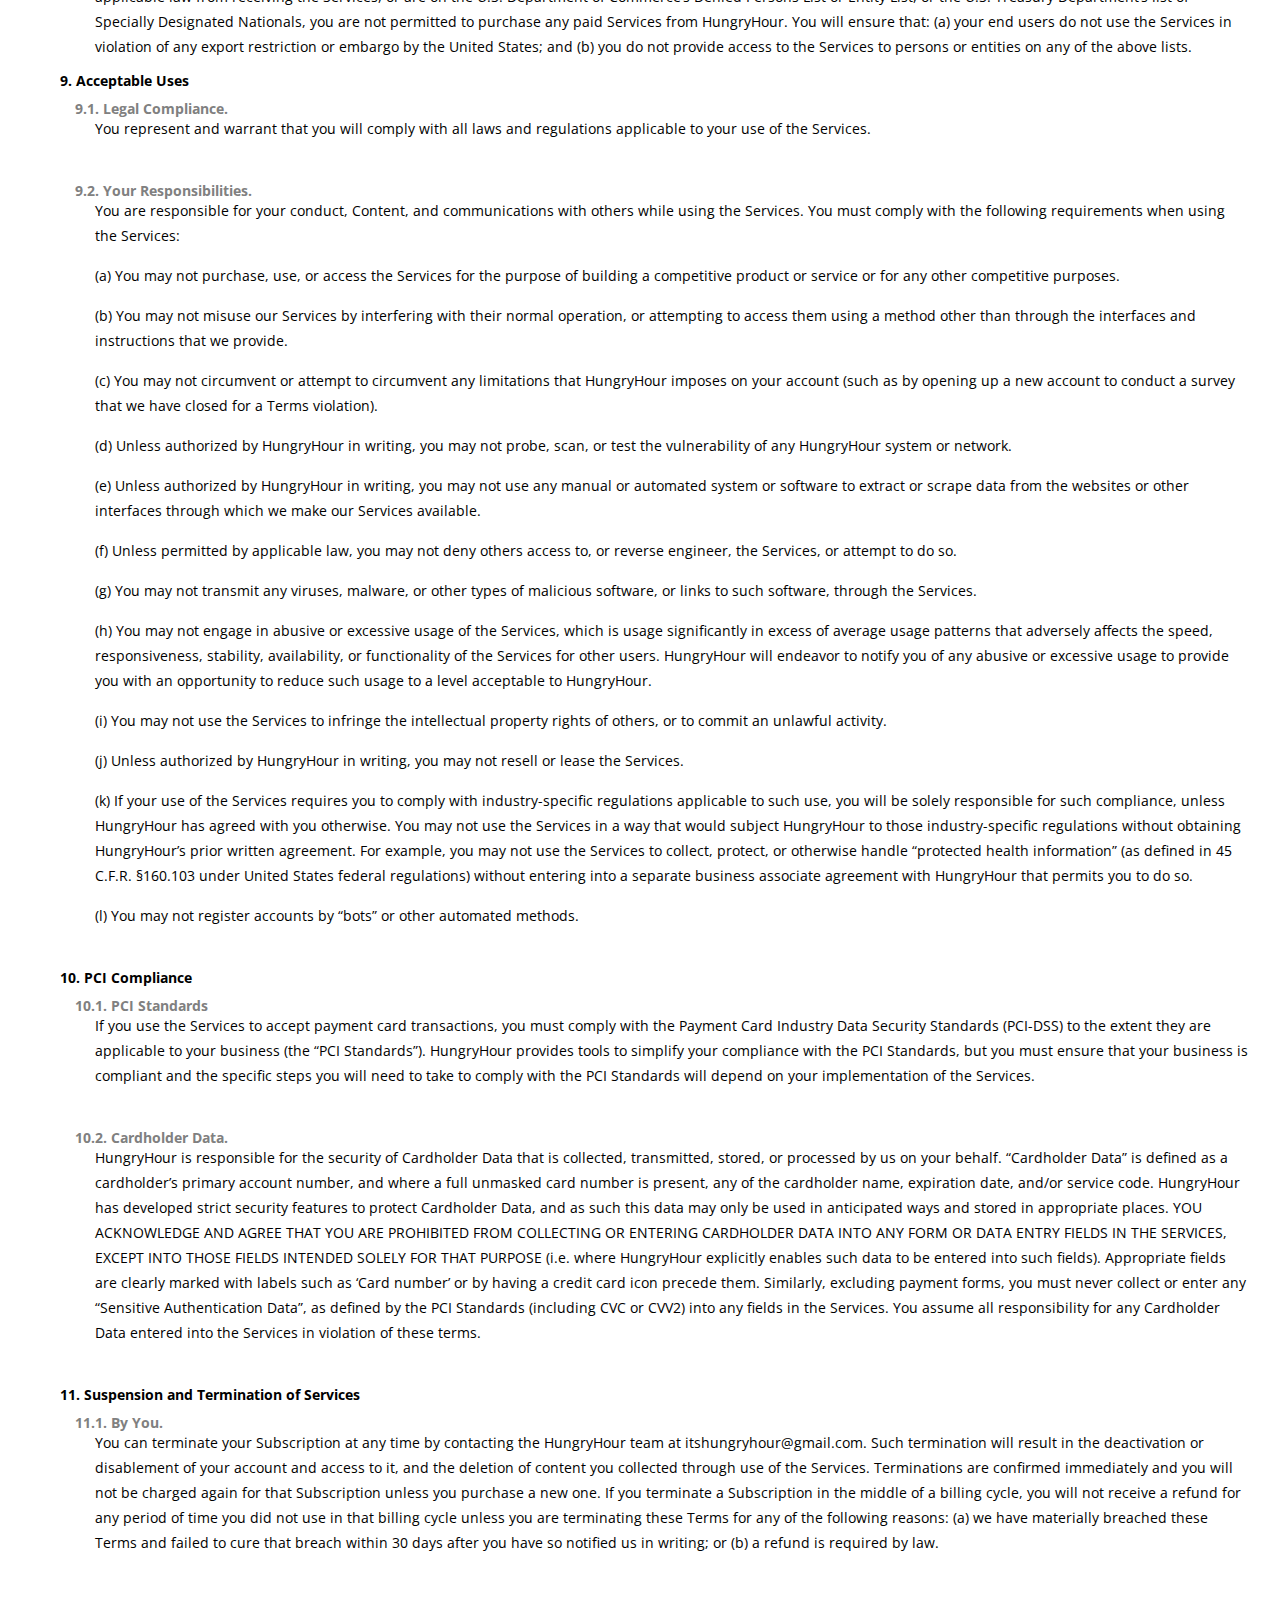
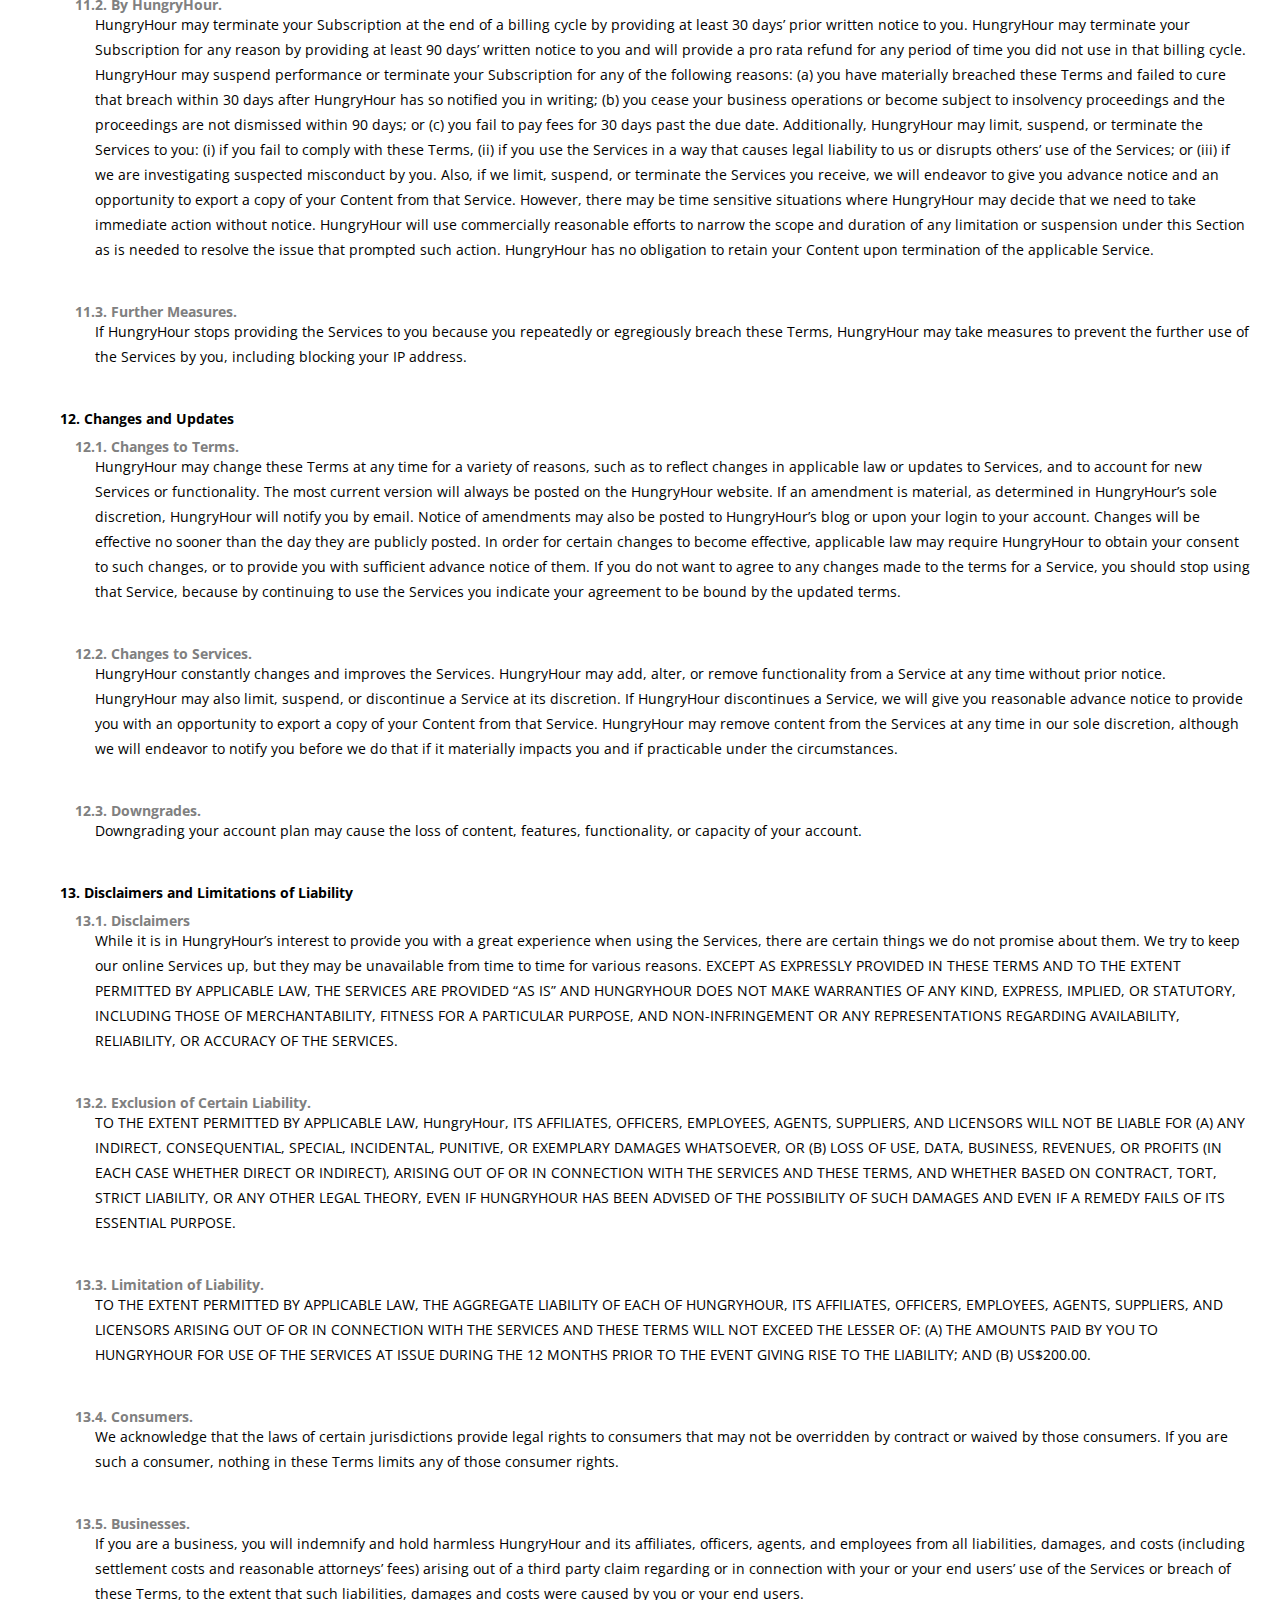
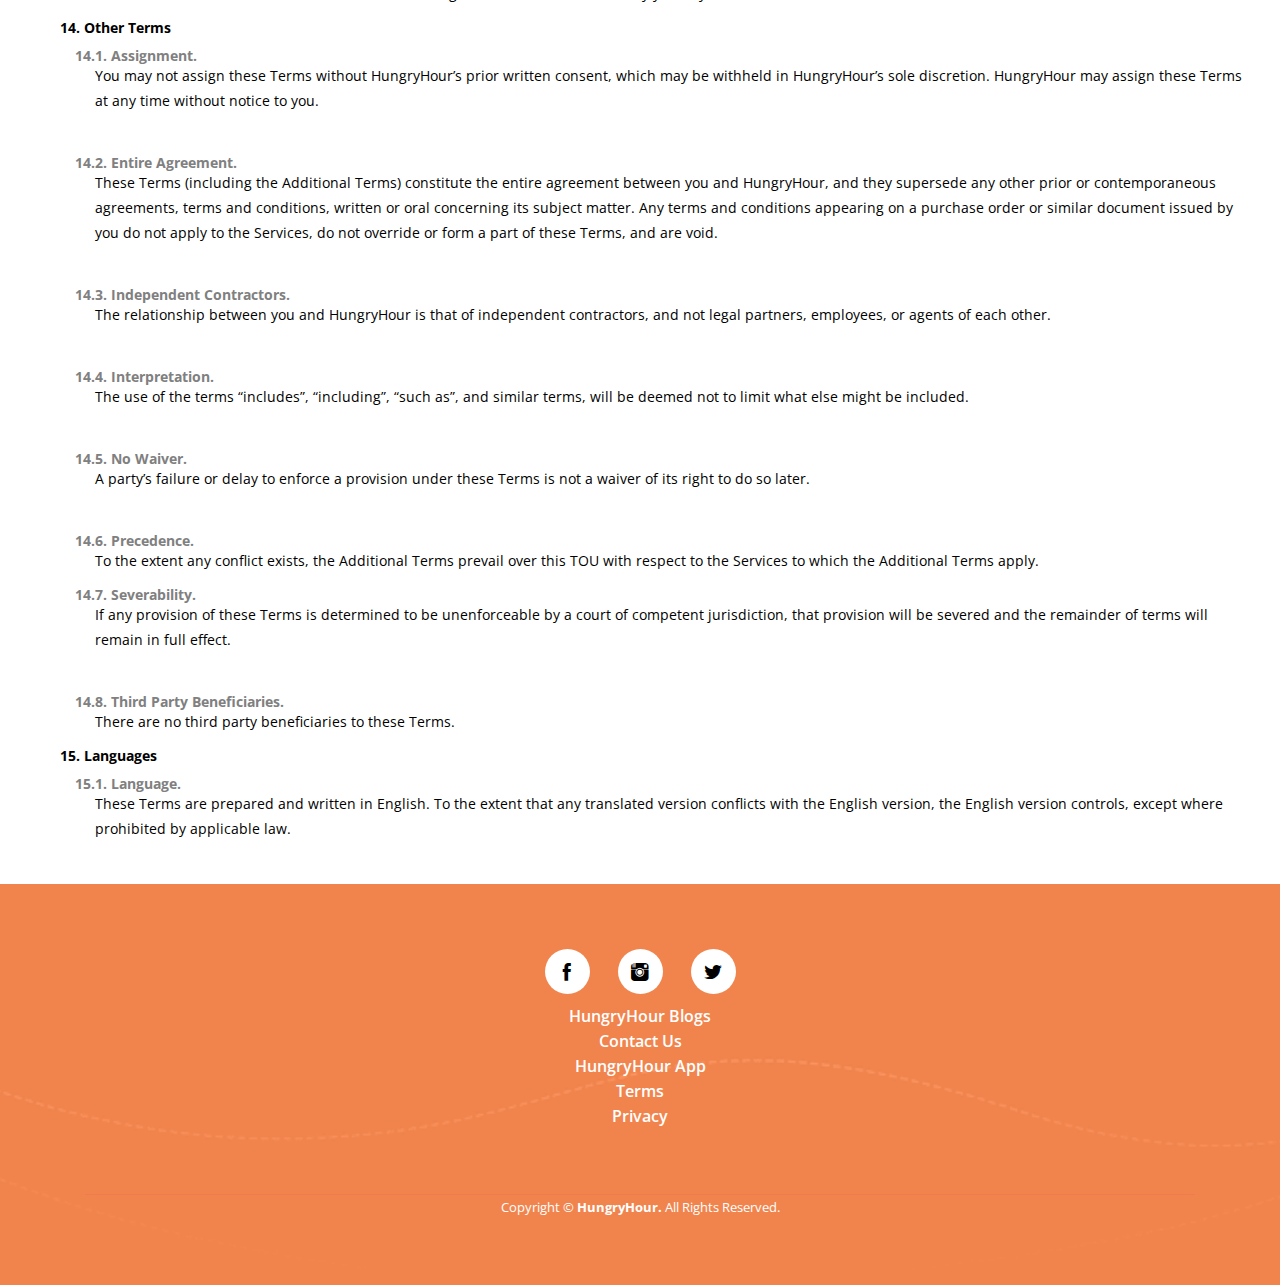
<file: terms.html>
﻿
<!doctype html>
<html class="no-js" lang="zxx">

<head>
	<!-- Global site tag (gtag.js) - Google Analytics -->
	<script async src="https://www.googletagmanager.com/gtag/js?id=UA-123608787-1"></script>
	<script>
	  window.dataLayer = window.dataLayer || [];
	  function gtag(){dataLayer.push(arguments);}
	  gtag('js', new Date());

	  gtag('config', 'UA-123608787-1');
	</script>

	<meta charset="utf-8">
	<meta http-equiv="x-ua-compatible" content="ie=edge">
	<title>HungryHour for Business - Promote your happy hour for free</title>
	<meta name="title" content="HungryHour for Business - Promote your happy hour for free">
	<meta name="description" content="Bring new customers to your restaurant with the community-based happy hour app. Post your happy hour and grow your business. Free local marketing.">
	<meta name="keywords" content="discount, eat, happy hour, real-time">
	<meta name="author" content="Diana Levan">
	<meta name="viewport" content="width=device-width, initial-scale=1">
	<link rel="shortcut icon" type="image/x-icon" href="img/icon/favicon32x32.png">
	<!-- Place favicon.ico in the root directory -->
	<!-- all css here -->
	<link rel="stylesheet" href="css/bootstrap.min.css">
	<link rel="stylesheet" href="css/font-awesome.min.css">
	<link rel="stylesheet" href="css/icofont.css">
	<link rel="stylesheet" href="css/meanmenu.min.css">
	<link rel="stylesheet" href="css/slick.css">
	<link rel="stylesheet" href="css/owl.carousel.css">
	<link rel="stylesheet" href="css/magnific-popup.css">
	<link rel="stylesheet" href="css/animate.css">
	<link rel="stylesheet" href="css/animated-headlines.css">
	<link rel="stylesheet" href="css/shortcode/shortcodes.css">
	<link rel="stylesheet" href="style.css">
	<link rel="stylesheet" href="css/responsive.css">
	<link rel="stylesheet" href="css/change-style.css">
	<script src="js/vendor/modernizr-2.8.3.min.js"></script>
	<style>
		p {
			color: #000;
			font-family: 'Open Sans', sans-serif;
			font-size: 14px;
			font-weight: 400;
			line-height: 25px;
			margin: 0 0 15px;
		}

		b {
			color: #000;
			font-weight: bold;
		}

		a {
			color: #4d76d9;
		}

		h1 {
			color: #3e3e3e;
			margin-top: 111px;
			text-align: center;
			font-size: 40px;
			font-weight: 600;
		}

		hr {
			margin: 23px 0;
			padding: 0px;
			border-bottom: 1px solid #eceff8;
			border-top: 0px;
		}

		h4 {
			color: #FF8441;
			margin-left: 10px;
			font-weight: bold;
		}

		.row {
			margin-left: 15px;
			margin-right: 15px;
		}
	</style>
</head>

<body>
	<!-- header area start -->
	<header style="background-color:ff0000" ;>
		<nav id="header-top" class="navbar" style="background-color:#FF8743" ;>
			<div class="container">
				<div class="navbar-header">
					<button type="button" class="navbar-toggle collapsed" data-toggle="collapse" data-target="#navigation" aria-expanded="false">
						<span class="icon-bar"></span>
						<span class="icon-bar"></span>
						<span class="icon-bar"></span>
					</button>
					<!-- <a class="navbar-brand" href="#"><img src="img/icon/logo.png" alt="logo" class="img-responsive"></a> -->
					<a class="navbar-brand" href="/business">
						<!-- <h4 class="home-logo">HungryHour</h4> -->
						<img src="img/icon/logo1.png" alt="logo" class="img-responsive">
					</a>
				</div>
				<div class="collapse navbar-collapse" id="navigation">
					<ul class="nav navbar-nav navbar-right">
						<!--<li class="active"><a href="#slider-area">Overview</a></li>
						<li><a href="#HungryHour">Why HungryHour</a></li>
						<li><a href="#howitwork">How It Works</a></li>
						<!--<li><a href="#HungryHour">Plans&pricings</a></li>-->
						<!--<li><a href="FAQ.html">FAQ</a></li>
						<!--<li><a href="#">Login</a></li>
						<li><a class="download-btn" href="#download-area">Sign up</a></li>-->
						<li><a href="">Submit happy hour</a></li>
						<li><a class="download-btn" href="https://itshungryhour.com/">Get the App</a></li>
					</ul>
				</div>
			</div>
		</nav>
	</header>

	<div class="row">
		<div class="col-lg-12">
			<h1>
				HungryHour Terms of Use

			</h1>
			<hr />
			<p><b>Last Updated on August 9,2018</b>. This Privacy Policy is effective<b> August 9, 2018</b> for all users.</p>
			<p>
				This Privacy Policy describes our policies on the collection, use, and disclosure of information about you in connection with your use of our
				s, including those offered through our websites, emails, and mobile applications (collectively, the <b>"Service"</b>). The terms <b>"we"</b>, <b>"us"</b>, and <b>"HungryHour"</b> refer to HungryHour, a company based in California. When you use the Service, you consent to our collection, use, and disclosure of information about you as described in this Privacy Policy.<br />
			</p>
		</div>
		<div class="col-lg-12">
			<br />
			<h4>
				1. Introduction


			</h4>

			<p>
				Thank you for using HungryHour’s products, services, websites, and apps which are branded as “HungryHour”.
			</p>
			<p>
				These Terms of Use (“TOU”) contain the terms under which HungryHour and its affiliates provide their Services to you and describe how the Services may be accessed and used.
				We refer to the combination of these TOU and any applicable Additional Terms collectively as these “Terms.”
			</p>
			<p>
				You indicate your agreement to these Terms by clicking or tapping on a button indicating your acceptance of these Terms, by executing a document that references them, by creating a business account, or by using the Services.
			</p>
			<p>
				If you will be using the Services on behalf of an organization, you agree to these Terms on behalf of that organization and you represent that you have the authority to do so. In such case, “you” and “your” will refer to that organization.
			</p>
			<div style="margin-left:30px">
				<b>
					1. Fees and Payments
				</b>
				<br />	<br />
				<b style="color:#808080;margin-left:15px;">1.1. Fees for Services.</b>

				<p style="margin-left:35px">You agree to pay to HungryHour any fees for each Service you purchase or use (including any overage fees), in accordance with the pricing and payment terms presented to you for that Service. Where applicable, you will be billed using the billing method you select through your account settings page. If you have elected to pay the fees by credit card, you represent and warrant that the credit card information you provide is correct and you will promptly notify HungryHour of any changes to such information. Fees paid by you are non-refundable, except as provided in these Terms or when required by law.</p>

				<br />	<br />
				<b style="color:#808080;margin-left:15px;">1.2. Subscriptions.</b>

				<p style="margin-left:35px">
					Some of our Services are billed on a subscription basis (we call these “Subscriptions”). This means that you will be billed in advance on a recurring, periodic basis (each period is called a “billing cycle”). Billing cycles are typically monthly or annual, depending on what subscription plan you select when purchasing a Subscription. Your Subscription will automatically renew at the end of each billing cycle unless you cancel auto-renewal through your online account management page, or by our team at itshungryhour@gmail.com. While we will be sad to see you go, you may cancel auto-renewal on your Subscription at any time, in which case your Subscription will continue until the end of that billing cycle before terminating. You may cancel auto-renewal on your Subscription immediately after the Subscription starts if you do not want it to renew.
				</p>
				<br />	<br />
				<b style="color:#808080;margin-left:15px;">
					1.3. Taxes.
				</b>

				<p style="margin-left:35px">
					Unless otherwise stated, you are responsible for any taxes (other than HungryHour’s income tax) or duties associated with the sale of the Services, including any related penalties or interest (collectively, “Taxes”). You will pay HungryHour for the Services without any reduction for Taxes. If HungryHour is obliged to collect or pay Taxes, the Taxes will be invoiced to you, unless you provide HungryHour with a valid tax exemption certificate authorized by the appropriate taxing authority or other documentation providing evidence that no tax should be charged. HungryHour will not charge you VAT if you provide us with a VAT number issued by a taxing authority in the European Union, are purchasing the Services from HungryHour Europe UC for business reasons, and are located in a different European Union member state from HungryHour Europe UC. If you are required by law to withhold any Taxes from your payments to HungryHour, you must provide HungryHour with an official tax receipt or other appropriate documentation to support such payments.
				</p>
				<br />	<br />
				<b style="color:#808080;margin-left:15px;">
					1.4. Price Changes.

				</b>
				<p style="margin-left:35px">
					HungryHour may change the fees charged for the Services at any time, provided that, for Services billed on a subscription basis, the change will become effective only at the end of the then-current billing cycle of your Subscription. HungryHour will provide you with reasonable prior written notice of any change in fees to give you an opportunity to cancel your Subscription before the change becomes effective.
				</p>

				<b>
					2. Privacy

				</b>
				<br />	<br />
				<b style="color:#808080;margin-left:15px;">
					2.1. Privacy.
				</b>

				<p style="margin-left:35px">In the course of using the Services, you may submit content to HungryHour (including your personal data and the personal data of others) or third parties may submit content to you through the Services (all of the above will be referred to as your “Content”). We know that by giving us your Content, you are trusting us to treat it appropriately. HungryHour’s Privacy Policy, together with any Service-specific privacy notices or statements (collectively, “HungryHour privacy policies”), detail how we treat your Content (including your personal data) and we agree to adhere to those HungryHour privacy policies. You in turn agree that HungryHour may use and share your Content in accordance with the HungryHour privacy policies and applicable data protection laws. If you are a customer who is operating as “data controller” as defined in the European General Data Protection Regulation 2016/679 (“GDPR”) we have added some additional terms below in Section EU2 to address your obligations under this law. You also agree that you are responsible for notifying these third parties who submit content to you through our Services about the HungryHour privacy policies.</p>

				<br />	<br />
				<b style="color:#808080;margin-left:15px;">
					2.2. Security.
				</b>
				<p style="margin-left:35px">
					HungryHour will store and process your Content in a manner consistent with industry security standards. HungryHour has implemented appropriate technical, organizational, and administrative systems, policies, and procedures designed to help ensure the security, integrity, and confidentiality of your Content and to mitigate the risk of unauthorized access to or use of your Content.
				</p>
				<br /><br />
				<b>
					3. USING THE SITE (FOR BUSINESSES)


				</b>
				<br />	<br />
				<b style="color:#808080;margin-left:15px;">
					3.1 Eligibility
				</b>

				<p style="margin-left:35px">To access or use the HungryHour Site for Businesses, you must be 18 years or older and have the requisite power and authority to enter into these Terms. You may not access or use the Site if you are a competitor of ours or if we have previously banned you from the Site or closed your account.</p>

				<br />	<br />
				<b style="color:#808080;margin-left:15px;">
					3.2 Permission to Use the Site

				</b>

				<p style="margin-left:35px">
					We grant you permission to use the Site subject to the restrictions in these Terms. Your use of the Site is at your own risk, including the risk that you might be exposed to Content that is offensive, indecent, inaccurate, objectionable, or otherwise inappropriate.

				</p>
				<br />	<br />
				<b style="color:#808080;margin-left:15px;">
					3.3 Site Availability


				</b>

				<p style="margin-left:35px">
					The Site may be modified, updated, interrupted, suspended or discontinued at any time without notice or liability.

				</p>
				<br />	<br />
				<b style="color:#808080;margin-left:15px;">
					3.4 Business Accounts



				</b>

				<p style="margin-left:35px">
					You must create an account and provide certain information about yourself in order to use some of the features that are offered through the Site. You are responsible for maintaining the confidentiality of your account password. You are also responsible for all activities that occur in connection with your account. You agree to notify us immediately of any unauthorized use of your account. We reserve the right to close your account at any time for any or no reason.

				</p>
				<p style="margin-left:35px">Your account is for your business commercial use only. In creating it, we ask that you provide complete and accurate information about your business. You may not impersonate another business or create or use an account for anyone other than yourself, provide an email address other than your own, or create multiple accounts. Please read our Privacy Policy for more information.</p>
				<br />	<br />


				<b>
					4. Your Content

				</b>
				<br />	<br />
				<b style="color:#808080;margin-left:15px;">
					4.1 Responsibility for Your Content

				</b>

				<p style="margin-left:35px">
					You alone are responsible for Your Content, and once published, it cannot always be withdrawn. You assume all risks associated with Your Content, including anyone's reliance on its quality, accuracy, or reliability, or any disclosure by you of information in Your Content that makes you personally identifiable. You represent that you own, or have the necessary permissions to use and authorize the use of Your Content as described herein. You may not imply that Your Content is in any way sponsored or endorsed by HungryHour.
				</p>
				<p style="margin-left:35px">
					You may expose yourself to liability if, for example, Your Content contains material that is false, intentionally misleading, or defamatory; violates any third-party right, including any copyright, trademark, patent, trade secret, moral right, privacy right, right of publicity, or any other intellectual property or proprietary right; contains material that is unlawful, including illegal hate speech or pornography; exploits or otherwise harms minors; or violates or advocates the violation of any law or regulation.
				</p>

				<br />	<br />
				<b style="color:#808080;margin-left:15px;">
					4.2 Our Right to Use Your Content


				</b>

				<p style="margin-left:35px">
					We may use Your Content in a number of different ways, including publicly displaying it, reformatting it, incorporating it into advertisements and other works, creating derivative works from it, promoting it, distributing it, and allowing others to do the same in connection with their own websites and media platforms ("<b>Other Media</b>"). As such, you hereby irrevocably grant us world-wide, perpetual, non-exclusive, royalty-free, assignable, sublicensable, transferable rights to use Your Content for any purpose. Please note that you also irrevocably grant the users of the Site and any Other Media the right to access Your Content in connection with their use of the Site and any Other Media. Finally, you irrevocably waive, and cause to be waived, against HungryHour and its users any claims and assertions of moral rights or attribution with respect to Your Content. By "use" we mean use, copy, publicly perform and display, reproduce, distribute, modify, translate, remove, analyze, commercialize, and prepare derivative works of Your Content.
				</p>
				<br />	<br />
				<b style="color:#808080;margin-left:15px;">
					4.3. Ownership



				</b>

				<p style="margin-left:35px">
					As between you and HungryHour, you own Your Content. We own the HungryHour Content, including but not limited to visual interfaces, interactive features, graphics, design, compilation, including, but not limited to, our compilation of User Content and other Site Content, computer code, products, software, aggregate user review ratings, and all other elements and components of the Site excluding Your Content, User Content and Third Party Content. We also own the copyrights and other intellectual and proprietary rights throughout the world ("<b>IP Rights</b>") associated with the HungryHour Content and the Site, which are protected by copyright laws and all other applicable intellectual and proprietary rights and laws. As such, you may not modify, reproduce, distribute, create derivative works or adaptations of, publicly display or in any way exploit any of the HungryHour Content in whole or in part except as expressly authorized by us. Except as expressly and unambiguously provided herein, we do not grant you any express or implied rights, and all rights in and to the Site and the HungryHour Content are retained by us.

				</p>
				<br />	<br />
				<b style="color:#808080;margin-left:15px;">
					4.4 Advertising



				</b>

				<p style="margin-left:35px">
					HungryHour and its licensees may publicly display advertisements and other information adjacent to or included with Your Content. You are not entitled to any compensation for such advertisements. The manner, mode and extent of such advertising are subject to change without specific notice to you.

				</p>
				<p style="margin-left:35px">Your account is for your business commercial use only. In creating it, we ask that you provide complete and accurate information about your business. You may not impersonate another business or create or use an account for anyone other than yourself, provide an email address other than your own, or create multiple accounts. Please read our Privacy Policy for more information.</p>
				<br />	<br />
				<b style="color:#808080;margin-left:15px;">
					4.5 Other




				</b>

				<p style="margin-left:35px">
					User Content (including any that may have been created by users employed or contracted by HungryHour) does not necessarily reflect the opinion of HungryHour. We reserve the right to remove, screen, edit, or reinstate User Content from time to time at our sole discretion for any reason or no reason, and without notice to you. For example, we may remove a review if we believe it violates our <a href="https://www.yelp.com/guidelines" target="_blank">Content Guidelines</a>. We have no obligation to retain or provide you with copies of Your Content, nor do we guarantee any confidentiality with respect to Your Content.

				</p>

				<b>
					5. HungryHour IP


				</b>
				<br />	<br />
				<b style="color:#808080;margin-left:15px;">
					5.1. HungryHour IP.

				</b>

				<p style="margin-left:35px">
					Neither these Terms nor your use of the Services grants you ownership in the Services or the content you access through the Services (other than your Content).

				</p>

				<br />	<br />

				<b>
					6. User Content



				</b>
				<br />	<br />
				<b style="color:#808080;margin-left:15px;">
					6.1. User Content.


				</b>

				<p style="margin-left:35px">
					The Services may display content provided by others that is not owned by HungryHour. Such content is the sole responsibility of the entity that makes it available. Correspondingly, you are responsible for your own Content and you must ensure that you have all the rights and permissions needed to use that Content in connection with the Services. HungryHour is not responsible for any actions you take with respect to your Content, including sharing it publicly.
				</p>
				<p style="margin-left:35px">
					Please do not use content from the Services unless you have first obtained the permission of its owner, or are otherwise authorized by law to do so.
				</p>

				<br />	<br />
				<b style="color:#808080;margin-left:15px;">
					6.2. Content Review.

				</b>

				<p style="margin-left:35px">
					You acknowledge that, in order to ensure compliance with legal obligations, HungryHour may be required to review certain content submitted to the Services to determine whether it is illegal or whether it violates these Terms (such as when unlawful content is reported to us). We may also modify, prevent access to, delete, or refuse to display content that we believe violates the law or these Terms. However, HungryHour otherwise has no obligation to monitor or review any content submitted to the Services.

				</p>

				<br />	<br />
				<b style="color:#808080;margin-left:15px;">
					6.3. Third Party Resources.


				</b>

				<p style="margin-left:35px">
					HungryHour may publish links in its Services to internet websites maintained by third parties. HungryHour does not represent that it has reviewed such third party websites and is not responsible for them or any content appearing on them. Trademarks displayed in conjunction with the Services are the property of their respective owners.
				</p>

				<br />	<br />
				<b>
					7. Account Management


				</b>
				<br />	<br />
				<b style="color:#808080;margin-left:15px;">
					7.1. Keep Your Password Secure.


				</b>

				<p style="margin-left:35px">
					If you have been issued an account by HungryHour in connection with your use of the Services, you are responsible for safeguarding your password and any other credentials used to access that account. You, and not HungryHour, are responsible for any activity occurring in your account (other than activity that HungryHour is directly responsible for which is not performed in accordance with your instructions), whether or not you authorized that activity. If you become aware of any unauthorized access to your account, you should notify HungryHour immediately.
				</p>


				<br />	<br />
				<b style="color:#808080;margin-left:15px;">
					7.2. Keep Your Details Accurate.


				</b>

				<p style="margin-left:35px">
					HungryHour occasionally sends notices to the email address registered with your account. You must keep your email address and, where applicable, your contact details and payment details associated with your account current and accurate. Accounts are controlled by the entity whose email address is registered with the account.
				</p>
				<br />	<br />
				<b style="color:#808080;margin-left:15px;">
					7.3. Remember to Backup.



				</b>

				<p style="margin-left:35px">
					You are responsible for maintaining, protecting, and making backups of your Content. To the extent permitted by applicable law, HungryHour will not be liable for any failure to store, or for loss or corruption of, your Content.

				</p>
				<br />	<br />
				<b style="color:#808080;margin-left:15px;">
					7.4. Account Inactivity.


				</b>

				<p style="margin-left:35px">
					HungryHour and its licensees may publicly display advertisements and other information adjacent to or included with Your Content. You are not entitled to any compensation for such advertisements. The manner, mode and extent of such advertising are subject to change without specific notice to you.

				</p>

				<br />	<br />
				<b style="color:#808080;margin-left:15px;">
					7.5. Customer Success.




				</b>

				<p style="margin-left:35px">
					HungryHour may help guide you in reviewing your content and helping you effectively use HungryHour services.

				</p>

				<b>
					8. User Requirements



				</b>
				<br />	<br />
				<b style="color:#808080;margin-left:15px;">
					8.1. Legal Status

				</b>

				<p style="margin-left:35px">
					If you are an individual, you may only use the Services if you have the power to form a contract with HungryHour. If you do not have the power to form a contract, you may not use the Services. If you are not an individual, you warrant that you are validly formed and existing under the laws of your jurisdiction of formation, that you have full power and authority to enter into these Terms, and that you have duly authorized your agent to bind you to these Terms.

				</p>


				<br />	<br />
				<b style="color:#808080;margin-left:15px;">
					8.2. Minors.


				</b>

				<p style="margin-left:35px">
					“Minors” are individuals under the age of 13 (or under a higher age if permitted by the laws of their residence). None of the Services are intended for use by Minors. If you are a Minor, you may not use the Services. By using the Services, you represent and warrant that you are not a Minor.

				</p>
				<br />	<br />
				<b style="color:#808080;margin-left:15px;">
					8.3. Embargoes.

				</b>

				<p style="margin-left:35px">
					You may only use the Services if you are not barred under any applicable laws from doing so. If you are located in a country embargoed by United States or other applicable law from receiving the Services, or are on the U.S. Department of Commerce’s Denied Persons List or Entity List, or the U.S. Treasury Department’s list of Specially Designated Nationals, you are not permitted to purchase any paid Services from HungryHour. You will ensure that: (a) your end users do not use the Services in violation of any export restriction or embargo by the United States; and (b) you do not provide access to the Services to persons or entities on any of the above lists.

				</p>


				<b>
					9. Acceptable Uses

				</b>
				<br />	<br />
				<b style="color:#808080;margin-left:15px;">
					9.1. Legal Compliance.


				</b>

				<p style="margin-left:35px">
					You represent and warrant that you will comply with all laws and regulations applicable to your use of the Services.

				</p>


				<br />	<br />
				<b style="color:#808080;margin-left:15px;">
					9.2. Your Responsibilities.



				</b>

				<p style="margin-left:35px">
					You are responsible for your conduct, Content, and communications with others while using the Services. You must comply with the following requirements when using the Services:

				</p>

				<p style="margin-left:35px">
					(a) You may not purchase, use, or access the Services for the purpose of building a competitive product or service or for any other competitive purposes.

				</p>
				<p style="margin-left:35px">
					(b) You may not misuse our Services by interfering with their normal operation, or attempting to access them using a method other than through the interfaces and instructions that we provide.

				</p>
				<p style="margin-left:35px">
					(c) You may not circumvent or attempt to circumvent any limitations that HungryHour imposes on your account (such as by opening up a new account to conduct a survey that we have closed for a Terms violation).
				</p>
				<p style="margin-left:35px">
					(d) Unless authorized by HungryHour in writing, you may not probe, scan, or test the vulnerability of any HungryHour system or network.

				</p>
				<p style="margin-left:35px">
					(e) Unless authorized by HungryHour in writing, you may not use any manual or automated system or software to extract or scrape data from the websites or other interfaces through which we make our Services available.

				</p>
				<p style="margin-left:35px">
					(f) Unless permitted by applicable law, you may not deny others access to, or reverse engineer, the Services, or attempt to do so.

				</p>
				<p style="margin-left:35px">
					(g) You may not transmit any viruses, malware, or other types of malicious software, or links to such software, through the Services.

				</p>
				<p style="margin-left:35px">
					(h) You may not engage in abusive or excessive usage of the Services, which is usage significantly in excess of average usage patterns that adversely affects the speed, responsiveness, stability, availability, or functionality of the Services for other users. HungryHour will endeavor to notify you of any abusive or excessive usage to provide you with an opportunity to reduce such usage to a level acceptable to HungryHour.
				</p>
				<p style="margin-left:35px">
					(i) You may not use the Services to infringe the intellectual property rights of others, or to commit an unlawful activity.

				</p>
				<p style="margin-left:35px">
					(j) Unless authorized by HungryHour in writing, you may not resell or lease the Services.

				</p>
				<p style="margin-left:35px">
					(k) If your use of the Services requires you to comply with industry-specific regulations applicable to such use, you will be solely responsible for such compliance, unless HungryHour has agreed with you otherwise. You may not use the Services in a way that would subject HungryHour to those industry-specific regulations without obtaining HungryHour’s prior written agreement. For example, you may not use the Services to collect, protect, or otherwise handle “protected health information” (as defined in 45 C.F.R. §160.103 under United States federal regulations) without entering into a separate business associate agreement with HungryHour that permits you to do so.

				</p>
				<p style="margin-left:35px">
					(l) You may not register accounts by “bots” or other automated methods.

				</p>


				<br />	<br />

				<b>
					10. PCI Compliance


				</b>
				<br />	<br />
				<b style="color:#808080;margin-left:15px;">
					10.1. PCI Standards
				</b>

				<p style="margin-left:35px">
					If you use the Services to accept payment card transactions, you must comply with the Payment Card Industry Data Security Standards (PCI-DSS) to the extent they are applicable to your business (the “PCI Standards”). HungryHour provides tools to simplify your compliance with the PCI Standards, but you must ensure that your business is compliant and the specific steps you will need to take to comply with the PCI Standards will depend on your implementation of the Services.
				</p>


				<br />	<br />
				<b style="color:#808080;margin-left:15px;">
					10.2. Cardholder Data.


				</b>

				<p style="margin-left:35px">
					HungryHour is responsible for the security of Cardholder Data that is collected, transmitted, stored, or processed by us on your behalf. “Cardholder Data” is defined as a cardholder’s primary account number, and where a full unmasked card number is present, any of the cardholder name, expiration date, and/or service code. HungryHour has developed strict security features to protect Cardholder Data, and as such this data may only be used in anticipated ways and stored in appropriate places. YOU ACKNOWLEDGE AND AGREE THAT YOU ARE PROHIBITED FROM COLLECTING OR ENTERING CARDHOLDER DATA INTO ANY FORM OR DATA ENTRY FIELDS IN THE SERVICES, EXCEPT INTO THOSE FIELDS INTENDED SOLELY FOR THAT PURPOSE (i.e. where HungryHour explicitly enables such data to be entered into such fields). Appropriate fields are clearly marked with labels such as ‘Card number’ or by having a credit card icon precede them. Similarly, excluding payment forms, you must never collect or enter any “Sensitive Authentication Data”, as defined by the PCI Standards (including CVC or CVV2) into any fields in the Services. You assume all responsibility for any Cardholder Data entered into the Services in violation of these terms.

				</p>
				<br />	<br />

				<b>
					11. Suspension and Termination of Services



				</b>
				<br />	<br />
				<b style="color:#808080;margin-left:15px;">
					11.1. By You.

				</b>

				<p style="margin-left:35px">
					You can terminate your Subscription at any time by contacting the HungryHour team at itshungryhour@gmail.com. Such termination will result in the deactivation or disablement of your account and access to it, and the deletion of content you collected through use of the Services. Terminations are confirmed immediately and you will not be charged again for that Subscription unless you purchase a new one. If you terminate a Subscription in the middle of a billing cycle, you will not receive a refund for any period of time you did not use in that billing cycle unless you are terminating these Terms for any of the following reasons: (a) we have materially breached these Terms and failed to cure that breach within 30 days after you have so notified us in writing; or (b) a refund is required by law.
					</p>
					<br />	<br />
					<b style="color:#808080;margin-left:15px;">
						11.2. By HungryHour.

					</b>

				<p style="margin-left:35px">
					HungryHour may terminate your Subscription at the end of a billing cycle by providing at least 30 days’ prior written notice to you. HungryHour may terminate your Subscription for any reason by providing at least 90 days’ written notice to you and will provide a pro rata refund for any period of time you did not use in that billing cycle. HungryHour may suspend performance or terminate your Subscription for any of the following reasons: (a) you have materially breached these Terms and failed to cure that breach within 30 days after HungryHour has so notified you in writing; (b) you cease your business operations or become subject to insolvency proceedings and the proceedings are not dismissed within 90 days; or (c) you fail to pay fees for 30 days past the due date. Additionally, HungryHour may limit, suspend, or terminate the Services to you: (i) if you fail to comply with these Terms, (ii) if you use the Services in a way that causes legal liability to us or disrupts others’ use of the Services; or (iii) if we are investigating suspected misconduct by you. Also, if we limit, suspend, or terminate the Services you receive, we will endeavor to give you advance notice and an opportunity to export a copy of your Content from that Service. However, there may be time sensitive situations where HungryHour may decide that we need to take immediate action without notice. HungryHour will use commercially reasonable efforts to narrow the scope and duration of any limitation or suspension under this Section as is needed to resolve the issue that prompted such action. HungryHour has no obligation to retain your Content upon termination of the applicable Service.
				</p>
				<br />	<br />
				<b style="color:#808080;margin-left:15px;">
					11.3. Further Measures.


				</b>

				<p style="margin-left:35px">
					If HungryHour stops providing the Services to you because you repeatedly or egregiously breach these Terms, HungryHour may take measures to prevent the further use of the Services by you, including blocking your IP address.

				</p>
				<br />	<br />

				<b>
					12. Changes and Updates


				</b>
				<br />	<br />
				<b style="color:#808080;margin-left:15px;">
					12.1. Changes to Terms.


				</b>

				<p style="margin-left:35px">
					HungryHour may change these Terms at any time for a variety of reasons, such as to reflect changes in applicable law or updates to Services, and to account for new Services or functionality. The most current version will always be posted on the HungryHour website. If an amendment is material, as determined in HungryHour’s sole discretion, HungryHour will notify you by email. Notice of amendments may also be posted to HungryHour’s blog or upon your login to your account. Changes will be effective no sooner than the day they are publicly posted. In order for certain changes to become effective, applicable law may require HungryHour to obtain your consent to such changes, or to provide you with sufficient advance notice of them. If you do not want to agree to any changes made to the terms for a Service, you should stop using that Service, because by continuing to use the Services you indicate your agreement to be bound by the updated terms.
				</p>
					<br />	<br />
					<b style="color:#808080;margin-left:15px;">
						12.2. Changes to Services.


					</b>

				<p style="margin-left:35px">
					HungryHour constantly changes and improves the Services. HungryHour may add, alter, or remove functionality from a Service at any time without prior notice. HungryHour may also limit, suspend, or discontinue a Service at its discretion. If HungryHour discontinues a Service, we will give you reasonable advance notice to provide you with an opportunity to export a copy of your Content from that Service. HungryHour may remove content from the Services at any time in our sole discretion, although we will endeavor to notify you before we do that if it materially impacts you and if practicable under the circumstances.

				</p>
				<br />	<br />
				<b style="color:#808080;margin-left:15px;">
					12.3. Downgrades.


				</b>

				<p style="margin-left:35px">
					Downgrading your account plan may cause the loss of content, features, functionality, or capacity of your account.

				</p>
				<br />	<br />

				<b>
					13. Disclaimers and Limitations of Liability



				</b>
				<br />	<br />
				<b style="color:#808080;margin-left:15px;">
					13.1. Disclaimers


				</b>

				<p style="margin-left:35px">
					While it is in HungryHour’s interest to provide you with a great experience when using the Services, there are certain things we do not promise about them. We try to keep our online Services up, but they may be unavailable from time to time for various reasons. EXCEPT AS EXPRESSLY PROVIDED IN THESE TERMS AND TO THE EXTENT PERMITTED BY APPLICABLE LAW, THE SERVICES ARE PROVIDED “AS IS” AND HUNGRYHOUR DOES NOT MAKE WARRANTIES OF ANY KIND, EXPRESS, IMPLIED, OR STATUTORY, INCLUDING THOSE OF MERCHANTABILITY, FITNESS FOR A PARTICULAR PURPOSE, AND NON-INFRINGEMENT OR ANY REPRESENTATIONS REGARDING AVAILABILITY, RELIABILITY, OR ACCURACY OF THE SERVICES.</p>
					<br />	<br />
					<b style="color:#808080;margin-left:15px;">
						13.2. Exclusion of Certain Liability.


					</b>

				<p style="margin-left:35px">
					TO THE EXTENT PERMITTED BY APPLICABLE LAW, HungryHour, ITS AFFILIATES, OFFICERS, EMPLOYEES, AGENTS, SUPPLIERS, AND LICENSORS WILL NOT BE LIABLE FOR (A) ANY INDIRECT, CONSEQUENTIAL, SPECIAL, INCIDENTAL, PUNITIVE, OR EXEMPLARY DAMAGES WHATSOEVER, OR (B) LOSS OF USE, DATA, BUSINESS, REVENUES, OR PROFITS (IN EACH CASE WHETHER DIRECT OR INDIRECT), ARISING OUT OF OR IN CONNECTION WITH THE SERVICES AND THESE TERMS, AND WHETHER BASED ON CONTRACT, TORT, STRICT LIABILITY, OR ANY OTHER LEGAL THEORY, EVEN IF HUNGRYHOUR HAS BEEN ADVISED OF THE POSSIBILITY OF SUCH DAMAGES AND EVEN IF A REMEDY FAILS OF ITS ESSENTIAL PURPOSE.

				</p>
				<br />	<br />
				<b style="color:#808080;margin-left:15px;">
					13.3. Limitation of Liability.


				</b>

				<p style="margin-left:35px">
					TO THE EXTENT PERMITTED BY APPLICABLE LAW, THE AGGREGATE LIABILITY OF EACH OF HUNGRYHOUR, ITS AFFILIATES, OFFICERS, EMPLOYEES, AGENTS, SUPPLIERS, AND LICENSORS ARISING OUT OF OR IN CONNECTION WITH THE SERVICES AND THESE TERMS WILL NOT EXCEED THE LESSER OF: (A) THE AMOUNTS PAID BY YOU TO HUNGRYHOUR FOR USE OF THE SERVICES AT ISSUE DURING THE 12 MONTHS PRIOR TO THE EVENT GIVING RISE TO THE LIABILITY; AND (B) US$200.00.
				</p>
				<br />	<br />
				<b style="color:#808080;margin-left:15px;">
					13.4. Consumers.



				</b>

				<p style="margin-left:35px">
					We acknowledge that the laws of certain jurisdictions provide legal rights to consumers that may not be overridden by contract or waived by those consumers. If you are such a consumer, nothing in these Terms limits any of those consumer rights.

				</p>
				<br />	<br />
				<b style="color:#808080;margin-left:15px;">
					13.5. Businesses.




				</b>

				<p style="margin-left:35px">
					If you are a business, you will indemnify and hold harmless HungryHour and its affiliates, officers, agents, and employees from all liabilities, damages, and costs (including settlement costs and reasonable attorneys’ fees) arising out of a third party claim regarding or in connection with your or your end users’ use of the Services or breach of these Terms, to the extent that such liabilities, damages and costs were caused by you or your end users.
				</p>

				<b>
					14. Other Terms



				</b>
				<br />	<br />
				<b style="color:#808080;margin-left:15px;">
					14.1. Assignment.



				</b>

				<p style="margin-left:35px">
					You may not assign these Terms without HungryHour’s prior written consent, which may be withheld in HungryHour’s sole discretion. HungryHour may assign these Terms at any time without notice to you.
				</p>

				<br />	<br />
				<b style="color:#808080;margin-left:15px;">
					14.2. Entire Agreement.


				</b>

				<p style="margin-left:35px">
					These Terms (including the Additional Terms) constitute the entire agreement between you and HungryHour, and they supersede any other prior or contemporaneous agreements, terms and conditions, written or oral concerning its subject matter. Any terms and conditions appearing on a purchase order or similar document issued by you do not apply to the Services, do not override or form a part of these Terms, and are void.
				</p>
				<br />	<br />
				<b style="color:#808080;margin-left:15px;">
					14.3. Independent Contractors.

				</b>

				<p style="margin-left:35px">
					The relationship between you and HungryHour is that of independent contractors, and not legal partners, employees, or agents of each other.

				</p>
				<br />	<br />
				<b style="color:#808080;margin-left:15px;">
					14.4. Interpretation.

				</b>

				<p style="margin-left:35px">
					The use of the terms “includes”, “including”, “such as”, and similar terms, will be deemed not to limit what else might be included.

				</p>
				<br />	<br />


				<b style="color:#808080;margin-left:15px;">
					14.5. No Waiver.


				</b>

				<p style="margin-left:35px">
					A party’s failure or delay to enforce a provision under these Terms is not a waiver of its right to do so later.

				</p>
				<br />	<br />
				<b style="color:#808080;margin-left:15px;">
					14.6. Precedence.


				</b>

				<p style="margin-left:35px">
					To the extent any conflict exists, the Additional Terms prevail over this TOU with respect to the Services to which the Additional Terms apply.

				</p>
				<b style="color:#808080;margin-left:15px;">
					14.7. Severability.



				</b>

				<p style="margin-left:35px">
					If any provision of these Terms is determined to be unenforceable by a court of competent jurisdiction, that provision will be severed and the remainder of terms will remain in full effect.

				</p>
				<br />	<br />
				<b style="color:#808080;margin-left:15px;">
					14.8. Third Party Beneficiaries.



				</b>

				<p style="margin-left:35px">
					There are no third party beneficiaries to these Terms.
				</p>
				<b>
					15. Languages
				</b>
				<br />	<br />
				<b style="color:#808080;margin-left:15px;">
					15.1. Language.
				</b>

				<p style="margin-left:35px">
					These Terms are prepared and written in English. To the extent that any translated version conflicts with the English version, the English version controls, except where prohibited by applicable law.

				</p>

				<br />	<br />
			</div>

		</div>


		</div>

		<!-- Copyright Area Start -->
		<div class="section copyright-area bg-7 ptb-65">
			<div class="container">
				<!-- Copyright right -->
				<div class="row">
					<div class="col-md-12">
						<div class="copyright-area text-center">
							<!-- Copyright social -->
							<div class="contact-social text-center pb-10">
								<ul>
									<li>
										<a href="https://www.facebook.com/itshungryhour/"><i class="icofont icofont-social-facebook"></i></a>
									</li>
									<li>
										<a href="https://www.instagram.com/itshungryhour/"><i class="icofont icofont-social-instagram"></i></a>
									</li>
									<li>
										<a href="https://twitter.com/itshungryhour"><i class="icofont icofont-social-twitter"></i></a>
									</li>
								</ul>
							</div>
							<!-- Copyright social -->
							<!-- Copyright text -->
						</div>
					</div>
				</div>
				<div class="row">
					<div class="conct-border two">
						<div class="col-md-12 col-sm-12">
							<div class="single-address">
								<div class="media">
									<div class="media-body text-center">
										<a href="https://blog.itshungryhour.com/" style="cursor:pointer;color:white;font-family: 'Open Sans', sans-serif; font-size: 16px;font-weight: 600; line-height: 25px;">HungryHour Blogs</a><br />
										<a href="contactus.html" style="cursor:pointer;color:white;font-family: 'Open Sans', sans-serif; font-size: 16px;font-weight: 600; line-height: 25px;">Contact Us</a><br />
										<a href="https://www.itshungryhour.com" style="cursor:pointer;color:white;font-family: 'Open Sans', sans-serif; font-size: 16px;font-weight: 600; line-height: 25px;">HungryHour App</a><br />
										<a href="terms.html" style="cursor:pointer;color:white;font-family: 'Open Sans', sans-serif; font-size: 16px;font-weight: 600; line-height: 25px;">Terms</a><br />
										<a href="privacypolicy.html" style="cursor:pointer;color:white;font-family: 'Open Sans', sans-serif; font-size: 16px;font-weight: 600; line-height: 25px;">Privacy</a>
									</div>
								</div>
							</div>
						</div>
					</div>
				</div>
				<div class="copyright-text text-center">
					<p>Copyright &copy; <a href="index.html"> HungryHour. </a> All Rights Reserved.</p>
				</div>
				<!-- Copyright right -->
			</div>
		</div>
		<!-- Copyright Area End -->
		<!-- all js here -->
		<script src="js/vendor/jquery-1.12.4.min.js"></script>
		<script src="js/bootstrap.min.js"></script>
		<script src="js/owl.carousel.min.js"></script>
		<script src="js/slick.min.js"></script>
		<script src="js/jquery.ajaxchimp.min.js"></script>
		<script src="js/plugins.js"></script>
		<script src="js/terms.js"></script>


		</body>

</html>
</file>
<file: css/shortcode/shortcodes.css>
/* ====================================
	
	Template: Moto - App Landing Page
	Css Name: Import Css
	Version: 1.1
	Design and Developed by: Hastech

====================================== */

@import url("default.css");
</file>
<file: style.css>
﻿/*============================================

    Template: Moto - App Landing Page
	Css Name: Main Style
	Version: 1.1
	Design and Developed by: Hastech

==============================================

    CSS INDEX
    ===================

    1. IMPORT GOOGLE FONT
	2. HEADER AREA
	3. SLIDER AREA
	4. SERVICE AREA
	5. ABOUT AREA
	6. SECTION HEADDING STYLE
	7. AWESOME FEATURES AREA
	8. HOW WORK AREA
	9. FUN FACT AREA
	10. DOWNLOAD BUTTON AREA
	11. PRICING AREA
	12. TESTIMONIAL AREA
	13. TEAM AREA
	14. SUBCRIBE FORM AREA
	15. CONTACT FORM AREA
	16. CONTACT INFORMATION AREA
	17. CONTACT SOCIAL AREA
	18. HOMEPAGE TWO
	19. VIDEO BACKGROUND AREA
	20. ScreenShot Area
	21. ScrollUp

===========================================================*/

/* ============= 1. IMPORT GOOGLE FONT ============= */
 @import url('https://fonts.googleapis.com/css?family=Open+Sans:300,400,600,700,800');

/* ============= 2. HEADER AREA ============= */
header {
  left: 0;
  position: absolute;
  right: 0;
  top: 0;
  z-index: 4;
}
#navigation {
    padding: 0 15px;
}
.navbar {
    border-radius: 0;
    margin: 0;
    padding-top: 30px;
    -webkit-transition: all 0.7s ease 0s;
    transition: all 0.5s ease 0s;
}
.navbar.navbar-fixed-top {
    background: rgba(0, 0, 0, 0) -webkit-linear-gradient(left, #fd763c 0%, #ff9152 100%) repeat scroll 0 0;
    background: rgba(0, 0, 0, 0) linear-gradient(to right, #fd763c 0%, #ff9152 100%) repeat scroll 0 0;
    box-shadow: 0 0 20px -10px #000;
    padding: 0;
}
.navbar-brand {
  padding: 19px 0;
}
.navbar > .container .navbar-brand, .navbar > .container-fluid .navbar-brand {
  margin-left: 0;
}
.navbar-brand > img {
    -webkit-transition: all 0.3s ease 0s;
    transition: all 0.3s ease 0s;
    width: 100%;
}
.navbar-fixed-top .navbar-brand > img {
    width: 85%;
}
.navbar-nav li a {
  color: #fff;
  font-size: 16px;
  font-weight: 600;
  padding: 20px;
  transition: all 0.3s ease 0s;
}
.nav > li > a:focus, .nav > li > a:hover, .nav > .active > a {
  background: rgba(0, 0, 0, 0) none repeat scroll 0 0;
  opacity: 0.6;
}
.navbar-nav li a.download-btn {
  border: 1px solid #fff;
  border-radius: 4px;
  margin-top: 10px;
  padding: 8px 30px;
  transition:.3s;
}
.navbar-nav li a.download-btn:hover {
  background: #fd763c none repeat scroll 0 0;
  border-color: #fd763c;
  box-shadow: 0 0 30px 0 rgba(0, 0, 0, 0.1);
  -webkit-box-shadow: 0 0 30px 0 rgba(0, 0, 0, 0.1);
  -moz-box-shadow: 0 0 30px 0 rgba(0, 0, 0, 0.1);
  opacity: 1;
}

/* ============= 3. SLIDER AREA ============= */
.hero-area {
  /*background-image: url(img/slider/1.png);*/
  background-color: #FD763C;
  background-size: cover;
  background-position: center center;
  height: 100vh;
  z-index: 1;
  position: relative;
  color: #fff;
}

.parallax {
  background-attachment: fixed;
}
.slider {
  -webkit-box-align: center;
  -ms-flex-align: center;
  align-items: center;
  display: -webkit- flex;
  display: -moz- flex;
  display: -ms- flex;
  display: -o- flex;
  display: -webkit-box;
  display: -ms-flexbox;
  display: flex;
  height: 100%;
}

.mainPhone {
  /*display: block;*/
    margin-left: auto;
    margin-right: auto;
}

.slider h1 {
  color: #fff;
  margin-bottom: 20px;
}
.slider p {
	color: #fff;
	font-size: 24px;
	margin: 0 0 35px;
	text-align: center;
	font-weight: 600;
	line-height: 1.1;
}
.imgres
{
	height:65px;
	width:65px;
	margin-bottom:10px;
	
}
.slider-thumb {
	position: absolute;
	bottom: 0;
	right: 0%;
	z-index: 3;
}
.hero-btn {
  background: #fd763c none repeat scroll 0 0;
  border-radius: 4px;
  color: #fff;
  display: inline-block;
  font-size: 16px;
  font-weight: 700;
  padding: 15px 50px;
  text-decoration: none;
  text-transform: uppercase;
  transition: all 0.3s ease 0s;
  -webkit-box-shadow: 0px 0px 30px 0px rgba(0,0,0,0.1);
  -moz-box-shadow: 0px 0px 30px 0px rgba(0,0,0,0.1);
  box-shadow: 0px 0px 30px 3px rgba(0,0,0,0.1);
}
.hero-btn:hover, .about-content > .hero-btn:hover {
  background-color: #fd763c;
  color: #fff;
  text-decoration: none;
}
.hero-text p.he-p {
  padding: 0 22%;
  line-height: 30px;
}

/* Slider Nav */
.background-area .owl-nav div {
  background: rgba(0, 0, 0, 0) none repeat scroll 0 0;
  border: 2px solid rgba(255, 255, 255, 0.4);
  color: #ffffff;
    color: #FD763C;

  font-size: 38px;
  height: 50px;
  left: -56px;
  line-height: 45px;
  margin-top: -25px;
  position: absolute;
  text-align: center;
  top: 50%;
  transition: all 0.4s ease 0s;
  width: 50px;
  z-index: 999;
}
.background-area .owl-nav .owl-next {
    left: auto;
    right: -56px;
}
.background-area:hover .owl-nav div {
    left: 10px;
}
.background-area:hover .owl-nav .owl-next {
    left: auto;
    right: 10px;
}
.background-area .owl-nav div:hover {
    background: rgba(255, 255, 255, 0.4) none repeat scroll 0 0;
}
.slide-animation {
  left: -15px;
  position: absolute;
  z-index:-9;
    /*z-index:-9;*/
}

.slide-phone {
  display: block;
  max-width:40%;
  max-width:40%;
  max-height:40%;
  width: auto;
  height: auto;
}
/* ============= 4. SERVICE AREA ============= */
.service-area {}
.single-service {
  padding: 46px 25px 35px;
  -webkit-transition: .3s;
  transition: .3s;
  /*text-align: center;*/
}
.single-service h2 {
  font-size: 24px;
  padding-top: 15px;
}
.service-content {
  display: block;
  overflow: hidden;
}

/* ============= 5. ABOUT AREA ============= */
.about-content > h2 {
  margin-bottom: 35px;
}
.about-content > p {
  margin: 0 0 25px;
}
.about-content > .hero-btn {
  background: #fd763c none repeat scroll 0 0;
  border-radius: 4px;
  box-shadow: 0 0 20px 0 rgba(255, 95, 109, 0.4);
  -webkit-box-shadow: 0 0 20px 0 rgba(255, 95, 109, 0.4);
  -moz-box-shadow: 0 0 20px 0 rgba(255, 95, 109, 0.4);
  color: #fff;
  display: inline-block;
  font-size: 16px;
  font-weight: 700;
  padding: 15px 40px;
  text-decoration: none;
  text-transform: uppercase;
  transition: all 0.3s ease 0s;
  margin-top: 25px;
}
.about-content > .hero-btn i {
  margin-right: 5px;
}

/* ============= 6. SECTION HEADDING STYLE ============= */
.section-heading {
  margin: 0 auto;
  width: 48%;
}
.section-heading h2 {
  margin-bottom: 24px;
  position: relative;
  text-transform: capitalize;
  /*line-height: 30px;*/
}
.section-heading p {
    margin-bottom: 10px;
}

/* ============= 7. AWESOME FEATURES AREA ============= */
.awesome-feature {
  border-radius: 10px;
  margin-bottom: 20px;
  padding: 40px 0 35px;
  transition: all 0.3s ease 0s;
}
.awesome-feature:hover{background: #fd763c none repeat scroll 0 0;}
.awesome-feature-icon span {
    display: block;
    height: 60px;
    margin-left: 10px;
    position: relative;
    width: 60px;
	margin:0 auto;
}
.awesome-feature-icon span:after {
    background: rgba(0, 0, 0, 0) -webkit-linear-gradient(top, #fd763c 0%, #ffb270 100%) repeat scroll 0 0;
    background: rgba(0, 0, 0, 0) linear-gradient(to top, #fd763c 0%, #ffb270 100%) repeat scroll 0 0;
    border-radius: 60px;
    content: "";
    height: 100%;
    left: 0;
    position: absolute;
    top: 0;
    width: 100%;
    z-index: 0;
}
.awesome-feature-icon i {
    background-color: #f5f7fa;
    border-radius: 60px;
    color: #4c5462;
    display: inline-block;
    font-size: 24px;
    height: calc(100% - 2px);
    left: 0px;
    line-height: 58px;
    position: relative;
    text-align: center;
    top: 1px;
    -webkit-transition: all 0.3s ease 0s;
    transition: all 0.3s ease 0s;
    width: calc(100% - 2px);
    z-index: 1;
}
.awesome-feature:hover .awesome-feature-icon i {
  background-color: #fd763c;
  box-shadow: 0 0 4px 0px rgba(0, 0, 0, 0.20);
  -webkit-box-shadow: 0 0 4px 0px rgba(0, 0, 0, 0.20);
  -moz-box-shadow: 0 0 4px 0px rgba(0, 0, 0, 0.20);
  color: #fff;
}
.awesome-feature:hover .awesome-feature-icon span::after {
  background: #fd763c none repeat scroll 0 0;
}
.awesome-feature-details {
  margin-top: 20px;
}
.awesome-feature-details h5 {
  font-size: 20px;
  font-weight: 400;
  text-transform: capitalize;
  margin: 0 0 15px;
  -webkit-transition: all 0.3s ease 0s;
  transition: all 0.3s ease 0s;
}
.awesome-feature-details p {
  margin: 0;
  padding: 0 50px;
  -webkit-transition: all 0.3s ease 0s;
  transition: all 0.3s ease 0s;
}
.awesome-feature:hover .awesome-feature-details h5,.awesome-feature:hover .awesome-feature-details p{color:#fff;}


/* ============= 8. HOW WORK AREA ============= */
.how-work-tab ul {
  background: #fff none repeat scroll 0 0;
  box-shadow: 0px 0 5px 0px rgba(0, 0, 0, 0.15);
  -moz-box-shadow: 0px 0 5px 0px rgba(0, 0, 0, 0.15);
  -webkit-box-shadow: 0px 0 5px 0px rgba(0, 0, 0, 0.15);
  display: flex;
}
.how-work-tab ul li {
  height: 50px;
  line-height: 50px;
  width: 33.33%;
}
.how-work-tab ul li a {
  color: #3e3e3e;
  display: block;
  font-size: 20px;
  font-weight: 600;
  text-align: center;

}

.infoText {
  font-family: 'Open Sans', sans-serif;
  color: #999999;
  line-height: 25px;
  text-align: left;
  font-size: 16px;
}

.howItWorksTitle {
  text-align: center;
}

.how-work-tab ul li.active a {
  background:#fd763c;
  color: #fff;
}
.how-work-tab .tab-content p {
  margin-bottom: 25px;
}

.sixIcons {
  padding: 10px 0 10px;
  text-align: center;
}

.discountsOfferingTitle {
  text-align: center;
  padding: 20px 0 20px;
}

ul.a {
    list-style-type: circle;
}

.background3 {
  background-image: url("../../img/bg/bottom background.png");
}



/* ============= 9. FUN FACT AREA ============= */
.single-fact h5 {
    color: #fff;
    font-weight: 600;
    margin-bottom: 0px;
	font-size:20px;
}
.single-fact h2 {
  color: #fff;
  font-size: 40px;
  margin-bottom: 15px;
  line-height: 35px;
}

/* ============= 10. DOWNLOAD BUTTON AREA ============= */
.download-option-btn ul li a {
  background: #fff none repeat scroll 0 0;
  border-radius: 10px;
  box-shadow: 0 0 30px 0px rgba(0, 0, 0, 0.1);
  -webkit-box-shadow: 0 0 30px 0px rgba(0, 0, 0, 0.1);
  -moz-box-shadow: 0 0 30px 0px rgba(0, 0, 0, 0.1);
  color: #3e3e3e;
  display: inline-block;
  font-size: 16px;
  font-weight: 600;
  margin: 0 14px;
  padding: 18px 40px;
  text-decoration: none;
  text-transform: capitalize;
  transition: all 0.3s ease 0s;

}

.download-area {
	background-color: #E9E3E3;
	padding: 70px;
}

.download-option-btn ul li a i{color:#fd763c;margin-right:5px;transition:.3s;}
.download-option-btn ul li a:hover i,.download-option-btn ul li a.active:hover i{color:#fff;}
.download-option-btn ul li a:hover,.download-option-btn ul li a.active:hover{background:#fd763c;color:#fff;}
.download-option-btn ul li a.active{background:#fd763c;color:#fff;}
.download-option-btn ul li a.active i{color:#fff;}

/* ============= 11. PRICING AREA ============= */
.pricing-single {
  border-radius: 10px;
  box-shadow: 0 0 30px 0px rgba(0, 0, 0, 0.1);
  -webkit-box-shadow: 0 0 30px 0px rgba(0, 0, 0, 0.1);
  -moz-box-shadow: 0 0 30px 0px rgba(0, 0, 0, 0.1);
  padding-top: 65px;
  transition: all 0.4s ease 0s;
}
.price-titel h4 {
  letter-spacing: 2px;
}
.pricing-price > span {
  color: #3e3e3e;
  display: block;
  font-size: 50px;
  font-weight: 300;
  padding: 20px 0 22px;
}
.price-decs ul li {
  color: #999999;
  display: block;
  font-size: 16px;
  line-height: 38px;
}
.ordr-btn > a {
  background: #fff none repeat scroll 0 0;
  box-shadow: 0 0 30px 0px rgba(0, 0, 0, 0.1);
  -webkit-box-shadow: 0 0 30px 0px rgba(0, 0, 0, 0.1);
  -moz-box-shadow: 0 0 30px 0px rgba(0, 0, 0, 0.1);
  display: inline-block;
  font-size: 15px;
  font-weight: 600;
  padding: 24px 45px;
  transition: all 0.4s ease 0s;
}
.ordr-btn.uppercase > a:hover {
  opacity: 0.5;
}
.price-decs {
  padding-bottom: 40px;
}
.pricing-single:hover,.pricing-single.active{background:#fd763c;color:#fff;}
.pricing-single:hover .pricing-price > span,.pricing-single:hover .price-decs ul li,.pricing-single:hover .price-titel h4{color:#fff;}
.pricing-single.active .pricing-price > span,.pricing-single.active .price-decs ul li,.pricing-single.active .price-titel h4{color:#fff;}
.pricing-single:hover .ordr-btn > a,.pricing-single.active .ordr-btn > a{background:#fd763c;color:#fff;display:block;}

/* ============= 12. TESTIMONIAL AREA ============= */
.testimonial-desc p {
  color: #fff;
  font-size: 20px;
  font-weight: 300;
  line-height: 35px;
  margin: 0 0 30px;
  padding: 0 124px;
}
.testimonial-desc h4 {
  color: #fff;
  font-size: 24px;
  margin: 0;
}
.testimonial-active.owl-theme .owl-controls {
  display: none!important;
}

/* ============= 13. TEAM AREA ============= */
.team-single {
  display: block;
  position: relative;
  transition:.3s;
  overflow:hidden;
  padding-right: 1px;
}
.team-single img {
  transform: scaleY(1);
  transition: all 0.7s ease-in-out 0s;
}
.team-single:hover img {
  transform: scale(1.2);
}
.team-single:hover {
  box-shadow: 0 0 30px 0px rgba(0, 0, 0, 0.1);
  -webkit-box-shadow: 0 0 30px 0px rgba(0, 0, 0, 0.1);
  -moz-box-shadow: 0 0 30px 0px rgba(0, 0, 0, 0.1);
  border-radius:10px;
}
.team-overlay {
  background: #fd763c none repeat scroll 0 0;
  box-shadow: 0 0 30px 0px rgba(0, 0, 0, 0.1);
  -webkit-box-shadow: 0 0 30px 0px rgba(0, 0, 0, 0.1);
  -moz-box-shadow: 0 0 30px 0px rgba(0, 0, 0, 0.1);
  padding: 22px 0 12px;
  position: absolute;
  top: 40%;
  transform: translateY(-50%);
  width: 100%;
  opacity:0;
  visibility:hidden;
  transition:.3s;
}
.team-single:hover .team-overlay{opacity:1;visibility:visible;top:50%;}
.team-overlay > h5 {
  color: #fff;
  font-weight: 600;
}
.team-overlay h6 {
  color: #fff;
}

/* ============= 14. SUBCRIBE FORM AREA ============= */
.subcribe-form input {
  background: transparent none repeat scroll 0 0;
  border: 1px solid #fd763c;
  border-radius: 5px;
  box-shadow: none;
  color: #444444;
  font-size: 12px;
  font-weight: normal;
  height: 45px;
  margin-right: 15px;
  padding-left: 20px;
  width: 30%;
}
.subcribe-form button {
  background: #fd763c none repeat scroll 0 0;
  border: medium none;
  border-radius: 5px;
  color: #fff;
  font-weight: 700;
  height: 45px;
  text-transform: uppercase;
  top: 0;
  width: 155px;
  transition:.3s;
  box-shadow: 0 0 20px 0px rgba(255, 95, 109, 0.4);
  -webkit-box-shadow: 0 0 20px 0px rgba(255, 95, 109, 0.4);
  -moz-box-shadow: 0 0 20px 0px rgba(255, 95, 109, 0.4);
}
.subcribe-form button:hover{background:#F55160;}

/* Mail Chimp */
.mailchimp-alerts {margin-top: 15px;}
.mailchimp-submitting{color:#31708f}
.mailchimp-success{color:#3c763d;}
.mailchimp-error{color:#a94442;}

/* ============= 15. Contact Form Area ============= */
.contact-form {
  background: #fff none repeat scroll 0 0;
  box-shadow: 0 0 30px 0px rgba(0, 0, 0, 0.1);
  -webkit-box-shadow: 0 0 30px 0px rgba(0, 0, 0, 0.1);
  -moz-box-shadow: 0 0 30px 0px rgba(0, 0, 0, 0.1);
  padding: 125px 70px;
  width: 60%;
  float:left;
}
.form-control {
  background: transparent none repeat scroll 0 0;
  border: 1px solid #eee;
  border-radius: 5px;
  box-shadow: none;
  color: #333;
  height: 45px;
  padding: 10px 18px;
  transition: all 0.3s ease 0s;
}
.form-control:focus {
  box-shadow: 0 0 30px 0px rgba(0, 0, 0, 0.1);
  -webkit-box-shadow: 0 0 30px 0px rgba(0, 0, 0, 0.1);
  -moz-box-shadow: 0 0 30px 0px rgba(0, 0, 0, 0.1);
  outline: 0 none;
  border:none;
}
.description textarea { height: 100px }
.form-group  button { border: none }
.btn-contact-bg {
  background: #fd763c none repeat scroll 0 0;
  border-radius: 5px;
  box-shadow: 0 0 20px 0px rgba(255, 95, 109, 0.4);
  -webkit-box-shadow: 0 0 20px 0px rgba(255, 95, 109, 0.4);
  -webkit-box-shadow: 0 0 20px 0px rgba(255, 95, 109, 0.4);
  color: #fff;
  display: inline-block;
  font-size: 15px;
  font-weight: 600;
  text-transform: uppercase;
  transition: all 0.3s ease 0s;
  width: 190px;
}
.btn-contact-bg:hover,
.btn-contact-bg:focus {
  background: #f55160;
  color: #fff;
}
#map { height: 530px; }

/* ============= 16. CONTACT INFORMATION AREA ============= */
.single-address {
  display: block;
  position: relative;
  margin-bottom:65px;
}
.single-address i {
  color: #fff;
  display: block;
  font-size: 36px;
  line-height: 50px;
}
.single-address .media-left {
  left: 65px;
  padding: 0;
  position: absolute;
}
.single-address p {
color:#fff;
margin:0;
}
.conct-border {
  border-bottom: 1px solid rgba(250, 87, 101, 0.9);
  display: block;
  overflow: hidden;
}
.conct-border.two {
  border-bottom: 1px solid rgba(250, 87, 101, 0.2);
}

/* ============= 17. Contact Social Area ============= */
.contact-social ul li a {
  background: #fff none repeat scroll 0 0;
  border-radius: 100%;
  color: #000000;
  display: block;
  font-size: 15pt;
  height: 45px;
  line-height: 45px;
  margin-right: 15px;
  text-align: center;
  transition: all 0.4s ease 0s;
  width: 45px;
  margin: 0 12px;
}
.contact-social ul li a:hover{color:#fff;background:#fd763c;}
.copyright-text p {
  color: #fff;
  font-size: 13px;
  margin-bottom: 0;
  padding: 0;
}
.copyright-text p a {
  color: #fff;
  font-weight:700;
}

/* ============= 18. HOMEPAGE TWO ============= */
.banner-video-btn {
  bottom: 45px;
  display: block;
  left: 7%;
  position: absolute;
  width: auto;
}
.banner-video-btn .video-popup {
  color: #fff;
  transition:.4s;
}
.banner-video-btn .video-popup:hover{color:#3e3e3e;}
.banner-video-btn .video-popup i {
  float: left;
  font-size: 24px;
  line-height: 35px;
}
.banner-video-btn .video-popup > span {
  float: left;
  font-size: 18px;
  font-weight: 600;
  line-height: 34px;
  margin-left: 10px;
}
.background-content, .slider-carousel, .slider-full-carousel {
  z-index: 3;
}
.background-area {
  height: 100vh;
  overflow: hidden;
  position: relative;
}
.image-1, .image-2, .image-3 {
  background-attachment: scroll;
  background-clip: initial;
  background-color: rgba(0, 0, 0, 0);
  background-origin: initial;
  background-position: center center;
  background-repeat: no-repeat;
  background-size: cover;
  position: relative;
}
.single-carousel {
  background-size: cover;
}
.background-content {
  position: relative;
}
.banner-image {
  bottom: 70px;
  padding-left: 30px;
  position: absolute;
  right: 0;
  width: 50%;
}
.banner-image.two {
  bottom: 70px;
  padding-left: 10px;
  position: absolute;
  right: 0;
  width: 22%;
}
.background-content {
  position: relative;
}

/* ============= 19. VIDEO BACKGROUND AREA ============= */
.player.mb_YTPlayer {
  height: 100vh;
  width: 100%;
}
.buttonBar {
  display: none;
}

/* ============= 20. ScreenShot Area ============= */
.screenshot-slider {
  margin-left: -20px;
  margin-right: -20px;
}
.screenshot-slider .slick-list {
  padding-left: 236px !important;
  padding-right: 236px !important;
}
.single-screenshot {transition:.4s;}
.single-screenshot.slick-active {
  -webkit-transform: scale(1.25);
  -ms-transform: scale(1.25);
  transform: scale(1.25);
  z-index: 9;
}
.single-screenshot.slick-center {
  -webkit-transform: scale(1.5);
  -ms-transform: scale(1.5);
  transform: scale(1.5);
  z-index: 99 !important;
}

.single-screenshot .image {
  box-shadow: 10px 10px 20px 5px rgba(0, 0, 0, 0.2);
  display: block;
}
.single-screenshot .image img {}
.ss2-prev {
  left: -80px;
}
.ss2-next {
  right: -80px;
}
.screenshot-slider .slick-list {
  padding-top: 128px!important;
}

/* ============= 21. ScrollUp ============= */
#scrollUp {
  background: #fd763c none repeat scroll 0 0;
  border-radius: 0px;
  bottom: 15px;
  box-shadow: 0 0 10px rgba(0, 0, 0, 0.05);
  color: #fff;
  font-size: 28px;
  height: 40px;
  line-height: 35px;
  position: fixed;
  right: 15px;
  text-align: center;
  transition: all 0.3s ease 0s;
  width: 40px;
  z-index: 200;
}
#scrollUp:hover{background:#3e3e3e;}
.loginBtn {
	box-sizing: border-box;
	position: relative;
	/* width: 13em;  - apply for fixed size */
	margin: 0.2em;
	padding: 0 15px 0 46px;
	border: none;
	text-align: left;
	line-height: 34px;
	white-space: nowrap;
	border-radius: 0.2em;
	font-size: 16px;
	color: #FFF;
}

	.loginBtn:before {
		content: "";
		box-sizing: border-box;
		position: absolute;
		top: 0;
		left: 0;
		width: 34px;
		height: 100%;
	}

	.loginBtn:focus {
		outline: none;
	}

	.loginBtn:active {
		box-shadow: inset 0 0 0 32px rgba(0,0,0,0.1);
	}


/* Facebook */
.loginBtn--facebook {
	background-color: #4C69BA;
	background-image: linear-gradient(#4C69BA, #3B55A0);
	/*font-family: "Helvetica neue", Helvetica Neue, Helvetica, Arial, sans-serif;*/
	text-shadow: 0 -1px 0 #354C8C;
}

	.loginBtn--facebook:before {
		border-right: #364e92 1px solid;
		background: url('https://s3-us-west-2.amazonaws.com/s.cdpn.io/14082/icon_facebook.png') 6px 6px no-repeat;
	}

	.loginBtn--facebook:hover,
	.loginBtn--facebook:focus {
		background-color: #5B7BD5;
		background-image: linear-gradient(#5B7BD5, #4864B1);
	}


/* Google */
.loginBtn--google {
	/*font-family: "Roboto", Roboto, arial, sans-serif;*/
	background: #DD4B39;
}

	.loginBtn--google:before {
		border-right: #BB3F30 1px solid;
		background: url('https://s3-us-west-2.amazonaws.com/s.cdpn.io/14082/icon_google.png') 6px 6px no-repeat;
	}

	.loginBtn--google:hover,
	.loginBtn--google:focus {
		background: #E74B37;
	}
input[type=checkbox], input[type=radio] {
	margin: 3px 7px 0px 10px;
	width: auto;
	height: auto;
	display: inline-block;
	vertical-align: top;
}

.checkbox_wrap {
	margin-bottom: 10px;
	position: relative;
}

	.checkbox_wrap > span {
		display: inline-block;
		padding-left: 20px;
		position: relative;
		vertical-align: top;
	}

		.checkbox_wrap > span::before {
			content: "";
			font-family: fontawesome;
			font-size: 17px;
			left: 0;
			position: absolute;
			top: 0;
		}

	.checkbox_wrap input[type="checkbox"]:checked + span::before {
		content: "";
	}

	.checkbox_wrap input[type="checkbox"] {
		left: 0;
		opacity: 0;
		position: absolute;
		top: 2px;
		z-index: 1;
	}
</file>
<file: css/responsive.css>
/* Laptop Device :1366px. */
@media (min-width: 1200px) and (max-width: 1500px) {
	.mr-ri-l {
	  margin-left: 60px;
	}
	.banner-image.hand {
	  width: 40%;
	}
	.slide-animation {
	  left: -40px;
	  position: absolute;
	  width: 52%;
	}
}


/* Normal desktop :992px. */
@media (min-width: 992px) and (max-width: 1200px) {
	.awesome-feature-details p {
	  padding: 0px 10px;
	}
	.single-service h2 {
	  font-size: 18px;
	  padding-top: 15px;
	}
	.section-heading {
	  width: 55%;
	}
	.testimonial-desc p {
	  padding: 0 115px;
	}
	.single-address .media-left {
	  left: 30px;
	}
	.about-area {
	  padding-bottom: 80px;
	}
	.screenshot-slider .slick-list {
	  padding-left: 196px !important;
	  padding-right: 196px !important;
	}
	.slide-animation {
	  left: -25px;
	  width: 50%;
	}
}


/* Tablet desktop :768px. */
@media (min-width: 768px) and (max-width: 991px) {
	.navbar-nav li a {
	  padding: 20px 5px;
	}
	.slider h1 {
	  /*font-size: 35px;*/
	}
	.awesome-feature-details p {
	  padding: 0px 10px;
	}
	.about-area {
	  padding-bottom: 38px;
	}
	.section-heading {
	  width: 70%;
	}
	.testimonial-desc p {
	  padding: 0;
	}
	.how-work-area {
	  padding-bottom: 92px;
	}
	.team-area {
	  padding-bottom: 95px;
	}
	.team-single {
	  margin-bottom: 30px;
	}
	.team-single > img {
	  width: 100%;
	}
	.subcribe-form input {
	  width: 54%;
	}
	.contact-form {
	  padding: 125px 50px;
	}
	.single-address .media-left {
	  left: 0;
	}
	.hero-text p.he-p {
	  padding: 0 15%;
	}
	.screenshot-slider .slick-list {
	  padding-left: 152px !important;
	  padding-right: 152px !important;
	}
	.slide-animation {
	  left: -25px;
	  position: absolute;
	  width: 50%;
	  z-index: -9;
	}
}


/* small mobile :320px. */
@media (max-width: 767px) {
	.navbar {
        padding-top: 0px;
    }
	.navbar > .container .navbar-brand, .navbar > .container-fluid .navbar-brand {
	  margin-left: 15px;
	}
    .navbar {
		background: rgba(0, 0, 0, 0) -webkit-linear-gradient(left, #fd763c 0%, #ffb270 100%) repeat scroll 0 0;
		background: rgba(0, 0, 0, 0) linear-gradient(to right, #fd763c 0%, #ffb270 100%) repeat scroll 0 0;
		box-shadow: 0 0 20px -10px #000;
	}
    .navbar-toggle .icon-bar {
        background-color: #fff;
        height: 4px;
        width: 25px;
    }
	.navbar-brand {
	  padding: 15px 0;
	}
	.navbar-fixed-top .navbar-brand {
	  padding: 15px 0;
	}
    .navbar-toggle .icon-bar + .icon-bar {
        margin-top: 5px;
    }
    .navbar-toggle {
        -webkit-transition: all 0.2s ease 0s;
        transition: all 0.2s ease 0s;
    }
    .navbar-fixed-top .navbar-toggle {
        margin-bottom: 0;
        margin-right: 0;
        margin-top: 0;
        padding: 13px 10px;
    }
    .navbar-fixed-top .navbar-brand > img {
        width: 70%;
    }
    .navbar-nav {
	  margin: 20px -15px 30px;
	}
	.navbar-fixed-top #navigation {
	  overflow: hidden;
	}
    .navbar-nav li a {
        font-size: 16px;
        padding: 8px 20px;
        text-align: center;
    }
	.nav > li {
	  text-align: center;
	}
	.navbar-nav li a {
	  display: inline-block;
	}
	.navbar-collapse.in {
	  overflow-y: -moz-hidden-unscrollable;
	}
	.testimonial-desc p {
	  padding: 0;
	}
	.about-area {
	  padding-bottom: 85px;
	}
	.about-img {
	  margin-top: 40px;
	}
	.how-work-area {
	  padding-bottom: 92px;
		min-height: 1100px;
	}
	.section-heading {
	  width: 100%;
	}
	.single-fact.text-center {
	  margin-bottom: 30px;
	}
	.funfact-area{
		padding-bottom:100px;
	}
	.section-heading h2 {
	  line-height: 45px;
	}
	.download-option-btn ul li a {
	  margin-bottom: 15px;
	}
	.download-area {
	  padding-bottom: 110px;
		min-height: 475px;
	}
	.team-area {
	  padding-bottom: 95px;
	}
	.team-single {
	  margin-bottom: 30px;
	}
	.subcribe-form input {
	  width: 100%;
	}
	.subcribe-form button {
	  margin-top: 15px;
	  position: initial;
	}
	.contact-form {
	  float: none;
	  padding: 125px 35px;
	  width: 100%;
	}
	.single-address .media-left {
	  left: 15px;
	}
	.contact-social ul li a {
	  margin-right: 5px;
	}
	.team-single > img {
	  width: 100%;
	}
	.container.xs-full {
	  width: 100%;
	}
	.awesome-feature-details p {
	  padding: 0 28px;
	}
	.bnr-sm-none{display:none;}
	.slider p {padding-right: 0;}
	.single-address {margin-bottom: 30px;}
	.conct-border {padding-bottom: 30px;}
.slider h1 {/*font-size:42px;*/}
	.hero-text p.he-p {
	  padding: 0;
	}
	.screenshot-slider .slick-list {
	  padding-left: 0!important;
	  padding-right: 0!important;
	}
	.screenshot-slider .slick-list {
	  padding-top: 80px!important;
	}
	.single-screenshot.slick-active {
	  transform: scale(1);
	}
	.single-screenshot.slick-center {
	  transform: scale(1.25);
	}
	.screenshot-slider {
	  margin-left: 0;
	  margin-right: 0;
	}
	.how-work-tab ul {
	  display: flow-root;
	}
	.how-work-tab ul li {
	  width: 100%;
	}
	.slide-animation {
	  left: 65px;
	  position: absolute;
	  top: 62%;
	  width: 75%;
	  z-index: -9;
	}
}

/* Large Mobile :480px. */
@media only screen and (min-width: 480px) and (max-width: 767px) {
	.container {width:450px}
	.single-address .media-left {
	  left: 55px;
	}
	.slide-animation {
	  left: 205px;
	  position: absolute;
	  top: 50%;
	  width: 65%;
	  z-index: -9;
	}
}
</file>
<file: css/change-style.css>
body {
	-webkit-font-smoothing: antialiased;
	-moz-osx-font-smoothing: grayscale;
}

.hero-area .container {
	height: 100%;
	padding-top: 2em;
}

@media(min-width: 768px) {
	.hero-area .row {
		height: 100%;
		display: flex;
		align-items: center;
	}
}


.hero-area .col-md-4.main {
	height: 100%;
    display: flex;
    flex-direction: column-reverse;
}

@media(max-height: 700px) {
	.hero-text h1 {
		font-size: 8vh;
	}

	@media(max-width: 768px) {
		.hero-text h1 {
			font-size: 8vw;
		}
	}
}

.landing-phone-image {
	height: 100%;
	object-fit: scale-down;
}

@media(max-width: 1199px) {
	.landing-phone-image {
		content: url("../img/phone/main_screen.png");
	}
}

@media(min-width: 1200px) {
	.landing-phone-image {
		content: url("../img/phone/main_screen_75.png");
	}

	.col-md-4.main {
		padding: 0;
	}
}

.hero-area.slider-4 {
	height: 100vh;
	min-height: 420px;
}

@media(min-width: 1200px) {
	.hero-area.slider-4 {
		max-height: 385px;
	}
}

@media(max-width: 768px) {
	.hero-area.slider-4 {
		min-height: 130vw;
	}
}

.hero-area.slider-4 .col-md-4{
	text-align: center;
}

@media(max-width: 991px) {
	.hero-area.slider-4 .col-md-4{
		display: none;
	}
}

.service-area {
	/*padding-top: 100px;*/
}

.service-area .service-icon {
	text-align: center;
}

.service-area.white-bg img {
	max-height: 652.5px;
}

@media(max-width: 991px) {
	.middle-content {
		display: flex;
		flex-direction: column;
		flex-direction: column-reverse;
	}
}
@media(max-width: 767px) {
	.service-area.white-bg img {
		
		margin: 0 auto;
	}
	

	.download-area {
		padding-left: 0px;
		padding-right: 0px;
	}
}
	@media(max-width: 526px) {
		.service-area.white-bg img {
			max-height: 652.5px;

		}
		.single-service {
			padding: 0px 0 30px 0;
		}
		

		.hero-area.slider-4 {
			height: 70vh;
		}
	}



	/*Padding for phone image content*/
	.service-content h2 {
		/*margin-top: 25%;*/
	}

	/*Padding for bottom download area*/
	.download-area {
		display: flex;
		align-items: center;
	}

	/*Padding for footer*/
	.section.copyright-area {
		
		display: flex;
		align-items: center;
	}

	.how-work-area {
		display: flex;
		align-items: center;
	}
</file>
<file: css/animated-headlines.css>
/* -------------------------------- 

Primary style

-------------------------------- */
*, *::after, *::before {
  -webkit-box-sizing: border-box;
  -moz-box-sizing: border-box;
  box-sizing: border-box;
}
.cd-title {
  position: relative;
  height: 160px;
  line-height: 230px;
  text-align: center;
}
.cd-title h1 {
  font-size: 2.4rem;
  font-weight: 700;
}
@media only screen and (min-width: 768px) {
  .cd-title {
    line-height: 250px;
  }
}
@media only screen and (min-width: 1170px) {
  .cd-title {
    height: 200px;
    line-height: 300px;
  }
  .cd-title h1 {
    font-size: 3rem;
  }
}

.cd-intro {
  width: 90%;
  max-width: 768px;
  text-align: center;
}

.cd-intro {
  margin: 4em auto;
}
@media only screen and (min-width: 768px) {
  .cd-intro {
    margin: 5em auto;
  }
}
@media only screen and (min-width: 1170px) {
  .cd-intro {
    margin: 6em auto;
  }
}

/* .cd-headline {
  font-size: 3rem;
  line-height: 1.2;
} */
/* @media only screen and (min-width: 768px) {
  .cd-headline {
    font-size: 4.4rem;
    font-weight: 300;
  }
}
@media only screen and (min-width: 1170px) {
  .cd-headline {
    font-size: 6rem;
  }
} */

.cd-words-wrapper {
  display: inline-block;
  position: relative;
  text-align: left;
}
.cd-words-wrapper b {
  display: inline-block;
  position: absolute;
  white-space: nowrap;
  left: 0;
  top: 0;
}
.cd-words-wrapper b.is-visible {
  position: relative;
}
.no-js .cd-words-wrapper b {
  opacity: 0;
}
.no-js .cd-words-wrapper b.is-visible {
  opacity: 1;
}

/* -------------------------------- 

xrotate-1 

-------------------------------- */
.cd-headline.rotate-1 .cd-words-wrapper {
  -webkit-perspective: 300px;
  -moz-perspective: 300px;
  perspective: 300px;
}
.cd-headline.rotate-1 b {
  opacity: 0;
  -webkit-transform-origin: 50% 100%;
  -moz-transform-origin: 50% 100%;
  -ms-transform-origin: 50% 100%;
  -o-transform-origin: 50% 100%;
  transform-origin: 50% 100%;
  -webkit-transform: rotateX(180deg);
  -moz-transform: rotateX(180deg);
  -ms-transform: rotateX(180deg);
  -o-transform: rotateX(180deg);
  transform: rotateX(180deg);
}
.cd-headline.rotate-1 b.is-visible {
  opacity: 1;
  -webkit-transform: rotateX(0deg);
  -moz-transform: rotateX(0deg);
  -ms-transform: rotateX(0deg);
  -o-transform: rotateX(0deg);
  transform: rotateX(0deg);
  -webkit-animation: cd-rotate-1-in 1.2s;
  -moz-animation: cd-rotate-1-in 1.2s;
  animation: cd-rotate-1-in 1.2s;
}
.cd-headline.rotate-1 b.is-hidden {
  -webkit-transform: rotateX(180deg);
  -moz-transform: rotateX(180deg);
  -ms-transform: rotateX(180deg);
  -o-transform: rotateX(180deg);
  transform: rotateX(180deg);
  -webkit-animation: cd-rotate-1-out 1.2s;
  -moz-animation: cd-rotate-1-out 1.2s;
  animation: cd-rotate-1-out 1.2s;
}

@-webkit-keyframes cd-rotate-1-in {
  0% {
    -webkit-transform: rotateX(180deg);
    opacity: 0;
  }
  35% {
    -webkit-transform: rotateX(120deg);
    opacity: 0;
  }
  65% {
    opacity: 0;
  }
  100% {
    -webkit-transform: rotateX(360deg);
    opacity: 1;
  }
}
@-moz-keyframes cd-rotate-1-in {
  0% {
    -moz-transform: rotateX(180deg);
    opacity: 0;
  }
  35% {
    -moz-transform: rotateX(120deg);
    opacity: 0;
  }
  65% {
    opacity: 0;
  }
  100% {
    -moz-transform: rotateX(360deg);
    opacity: 1;
  }
}
@keyframes cd-rotate-1-in {
  0% {
    -webkit-transform: rotateX(180deg);
    -moz-transform: rotateX(180deg);
    -ms-transform: rotateX(180deg);
    -o-transform: rotateX(180deg);
    transform: rotateX(180deg);
    opacity: 0;
  }
  35% {
    -webkit-transform: rotateX(120deg);
    -moz-transform: rotateX(120deg);
    -ms-transform: rotateX(120deg);
    -o-transform: rotateX(120deg);
    transform: rotateX(120deg);
    opacity: 0;
  }
  65% {
    opacity: 0;
  }
  100% {
    -webkit-transform: rotateX(360deg);
    -moz-transform: rotateX(360deg);
    -ms-transform: rotateX(360deg);
    -o-transform: rotateX(360deg);
    transform: rotateX(360deg);
    opacity: 1;
  }
}
@-webkit-keyframes cd-rotate-1-out {
  0% {
    -webkit-transform: rotateX(0deg);
    opacity: 1;
  }
  35% {
    -webkit-transform: rotateX(-40deg);
    opacity: 1;
  }
  65% {
    opacity: 0;
  }
  100% {
    -webkit-transform: rotateX(180deg);
    opacity: 0;
  }
}
@-moz-keyframes cd-rotate-1-out {
  0% {
    -moz-transform: rotateX(0deg);
    opacity: 1;
  }
  35% {
    -moz-transform: rotateX(-40deg);
    opacity: 1;
  }
  65% {
    opacity: 0;
  }
  100% {
    -moz-transform: rotateX(180deg);
    opacity: 0;
  }
}
@keyframes cd-rotate-1-out {
  0% {
    -webkit-transform: rotateX(0deg);
    -moz-transform: rotateX(0deg);
    -ms-transform: rotateX(0deg);
    -o-transform: rotateX(0deg);
    transform: rotateX(0deg);
    opacity: 1;
  }
  35% {
    -webkit-transform: rotateX(-40deg);
    -moz-transform: rotateX(-40deg);
    -ms-transform: rotateX(-40deg);
    -o-transform: rotateX(-40deg);
    transform: rotateX(-40deg);
    opacity: 1;
  }
  65% {
    opacity: 0;
  }
  100% {
    -webkit-transform: rotateX(180deg);
    -moz-transform: rotateX(180deg);
    -ms-transform: rotateX(180deg);
    -o-transform: rotateX(180deg);
    transform: rotateX(180deg);
    opacity: 0;
  }
}
/* -------------------------------- 

xtype 

-------------------------------- */
.cd-headline.type .cd-words-wrapper {
  vertical-align: top;
  overflow: hidden;
}
.cd-headline.type .cd-words-wrapper::after {
  /* vertical bar */
  content: '';
  position: absolute;
  right: 0;
  top: 50%;
  bottom: auto;
  -webkit-transform: translateY(-50%);
  -moz-transform: translateY(-50%);
  -ms-transform: translateY(-50%);
  -o-transform: translateY(-50%);
  transform: translateY(-50%);
  height: 90%;
  width: 1px;
  background-color: #fff;
}
.cd-headline.type .cd-words-wrapper.waiting::after {
  -webkit-animation: cd-pulse 1s infinite;
  -moz-animation: cd-pulse 1s infinite;
  animation: cd-pulse 1s infinite;
}
.cd-headline.type .cd-words-wrapper.selected {
  background-color: #aebcb9;
}
.cd-headline.type .cd-words-wrapper.selected::after {
  visibility: hidden;
}
.cd-headline.type .cd-words-wrapper.selected b {
  color: #0d0d0d;
}
.cd-headline.type b {
  visibility: hidden;
}
.cd-headline.type b.is-visible {
  visibility: visible;
}
.cd-headline.type i {
  position: absolute;
  visibility: hidden;
}
.cd-headline.type i.in {
  position: relative;
  visibility: visible;
}

@-webkit-keyframes cd-pulse {
  0% {
    -webkit-transform: translateY(-50%) scale(1);
    opacity: 1;
  }
  40% {
    -webkit-transform: translateY(-50%) scale(0.9);
    opacity: 0;
  }
  100% {
    -webkit-transform: translateY(-50%) scale(0);
    opacity: 0;
  }
}
@-moz-keyframes cd-pulse {
  0% {
    -moz-transform: translateY(-50%) scale(1);
    opacity: 1;
  }
  40% {
    -moz-transform: translateY(-50%) scale(0.9);
    opacity: 0;
  }
  100% {
    -moz-transform: translateY(-50%) scale(0);
    opacity: 0;
  }
}
@keyframes cd-pulse {
  0% {
    -webkit-transform: translateY(-50%) scale(1);
    -moz-transform: translateY(-50%) scale(1);
    -ms-transform: translateY(-50%) scale(1);
    -o-transform: translateY(-50%) scale(1);
    transform: translateY(-50%) scale(1);
    opacity: 1;
  }
  40% {
    -webkit-transform: translateY(-50%) scale(0.9);
    -moz-transform: translateY(-50%) scale(0.9);
    -ms-transform: translateY(-50%) scale(0.9);
    -o-transform: translateY(-50%) scale(0.9);
    transform: translateY(-50%) scale(0.9);
    opacity: 0;
  }
  100% {
    -webkit-transform: translateY(-50%) scale(0);
    -moz-transform: translateY(-50%) scale(0);
    -ms-transform: translateY(-50%) scale(0);
    -o-transform: translateY(-50%) scale(0);
    transform: translateY(-50%) scale(0);
    opacity: 0;
  }
}
/* -------------------------------- 

xrotate-2 

-------------------------------- */
.cd-headline.rotate-2 .cd-words-wrapper {
  -webkit-perspective: 300px;
  -moz-perspective: 300px;
  perspective: 300px;
}
.cd-headline.rotate-2 i, .cd-headline.rotate-2 em {
  display: inline-block;
  -webkit-backface-visibility: hidden;
  backface-visibility: hidden;
}
.cd-headline.rotate-2 b {
  opacity: 0;
}
.cd-headline.rotate-2 i {
  -webkit-transform-style: preserve-3d;
  -moz-transform-style: preserve-3d;
  -ms-transform-style: preserve-3d;
  -o-transform-style: preserve-3d;
  transform-style: preserve-3d;
  -webkit-transform: translateZ(-20px) rotateX(90deg);
  -moz-transform: translateZ(-20px) rotateX(90deg);
  -ms-transform: translateZ(-20px) rotateX(90deg);
  -o-transform: translateZ(-20px) rotateX(90deg);
  transform: translateZ(-20px) rotateX(90deg);
  opacity: 0;
}
.is-visible .cd-headline.rotate-2 i {
  opacity: 1;
}
.cd-headline.rotate-2 i.in {
  -webkit-animation: cd-rotate-2-in 0.4s forwards;
  -moz-animation: cd-rotate-2-in 0.4s forwards;
  animation: cd-rotate-2-in 0.4s forwards;
}
.cd-headline.rotate-2 i.out {
  -webkit-animation: cd-rotate-2-out 0.4s forwards;
  -moz-animation: cd-rotate-2-out 0.4s forwards;
  animation: cd-rotate-2-out 0.4s forwards;
}
.cd-headline.rotate-2 em {
  -webkit-transform: translateZ(20px);
  -moz-transform: translateZ(20px);
  -ms-transform: translateZ(20px);
  -o-transform: translateZ(20px);
  transform: translateZ(20px);
}

.no-csstransitions .cd-headline.rotate-2 i {
  -webkit-transform: rotateX(0deg);
  -moz-transform: rotateX(0deg);
  -ms-transform: rotateX(0deg);
  -o-transform: rotateX(0deg);
  transform: rotateX(0deg);
  opacity: 0;
}
.no-csstransitions .cd-headline.rotate-2 i em {
  -webkit-transform: scale(1);
  -moz-transform: scale(1);
  -ms-transform: scale(1);
  -o-transform: scale(1);
  transform: scale(1);
}

.no-csstransitions .cd-headline.rotate-2 .is-visible i {
  opacity: 1;
}

@-webkit-keyframes cd-rotate-2-in {
  0% {
    opacity: 0;
    -webkit-transform: translateZ(-20px) rotateX(90deg);
  }
  60% {
    opacity: 1;
    -webkit-transform: translateZ(-20px) rotateX(-10deg);
  }
  100% {
    opacity: 1;
    -webkit-transform: translateZ(-20px) rotateX(0deg);
  }
}
@-moz-keyframes cd-rotate-2-in {
  0% {
    opacity: 0;
    -moz-transform: translateZ(-20px) rotateX(90deg);
  }
  60% {
    opacity: 1;
    -moz-transform: translateZ(-20px) rotateX(-10deg);
  }
  100% {
    opacity: 1;
    -moz-transform: translateZ(-20px) rotateX(0deg);
  }
}
@keyframes cd-rotate-2-in {
  0% {
    opacity: 0;
    -webkit-transform: translateZ(-20px) rotateX(90deg);
    -moz-transform: translateZ(-20px) rotateX(90deg);
    -ms-transform: translateZ(-20px) rotateX(90deg);
    -o-transform: translateZ(-20px) rotateX(90deg);
    transform: translateZ(-20px) rotateX(90deg);
  }
  60% {
    opacity: 1;
    -webkit-transform: translateZ(-20px) rotateX(-10deg);
    -moz-transform: translateZ(-20px) rotateX(-10deg);
    -ms-transform: translateZ(-20px) rotateX(-10deg);
    -o-transform: translateZ(-20px) rotateX(-10deg);
    transform: translateZ(-20px) rotateX(-10deg);
  }
  100% {
    opacity: 1;
    -webkit-transform: translateZ(-20px) rotateX(0deg);
    -moz-transform: translateZ(-20px) rotateX(0deg);
    -ms-transform: translateZ(-20px) rotateX(0deg);
    -o-transform: translateZ(-20px) rotateX(0deg);
    transform: translateZ(-20px) rotateX(0deg);
  }
}
@-webkit-keyframes cd-rotate-2-out {
  0% {
    opacity: 1;
    -webkit-transform: translateZ(-20px) rotateX(0);
  }
  60% {
    opacity: 0;
    -webkit-transform: translateZ(-20px) rotateX(-100deg);
  }
  100% {
    opacity: 0;
    -webkit-transform: translateZ(-20px) rotateX(-90deg);
  }
}
@-moz-keyframes cd-rotate-2-out {
  0% {
    opacity: 1;
    -moz-transform: translateZ(-20px) rotateX(0);
  }
  60% {
    opacity: 0;
    -moz-transform: translateZ(-20px) rotateX(-100deg);
  }
  100% {
    opacity: 0;
    -moz-transform: translateZ(-20px) rotateX(-90deg);
  }
}
@keyframes cd-rotate-2-out {
  0% {
    opacity: 1;
    -webkit-transform: translateZ(-20px) rotateX(0);
    -moz-transform: translateZ(-20px) rotateX(0);
    -ms-transform: translateZ(-20px) rotateX(0);
    -o-transform: translateZ(-20px) rotateX(0);
    transform: translateZ(-20px) rotateX(0);
  }
  60% {
    opacity: 0;
    -webkit-transform: translateZ(-20px) rotateX(-100deg);
    -moz-transform: translateZ(-20px) rotateX(-100deg);
    -ms-transform: translateZ(-20px) rotateX(-100deg);
    -o-transform: translateZ(-20px) rotateX(-100deg);
    transform: translateZ(-20px) rotateX(-100deg);
  }
  100% {
    opacity: 0;
    -webkit-transform: translateZ(-20px) rotateX(-90deg);
    -moz-transform: translateZ(-20px) rotateX(-90deg);
    -ms-transform: translateZ(-20px) rotateX(-90deg);
    -o-transform: translateZ(-20px) rotateX(-90deg);
    transform: translateZ(-20px) rotateX(-90deg);
  }
}
/* -------------------------------- 

xloading-bar 

-------------------------------- */
.cd-headline.loading-bar span {
  display: inline-block;
  padding: .2em 0;
}
.cd-headline.loading-bar .cd-words-wrapper {
  overflow: hidden;
  vertical-align: top;
}
.cd-headline.loading-bar .cd-words-wrapper::after {
  /* loading bar */
  content: '';
  position: absolute;
  left: 0;
  bottom: 0;
  height: 3px;
  width: 0;
  background: #fff;
  z-index: 2;
  -webkit-transition: width 0.3s -0.1s;
  -moz-transition: width 0.3s -0.1s;
  transition: width 0.3s -0.1s;
}
.cd-headline.loading-bar .cd-words-wrapper.is-loading::after {
  width: 100%;
  -webkit-transition: width 3s;
  -moz-transition: width 3s;
  transition: width 3s;
}
.cd-headline.loading-bar b {
  top: 10px;
  opacity: 0;
  -webkit-transition: opacity 0.3s;
  -moz-transition: opacity 0.3s;
  transition: opacity 0.3s;
}
.cd-headline.loading-bar b.is-visible {
  opacity: 1;
  top: 0;
}

/* -------------------------------- 

xslide 

-------------------------------- */
.cd-headline.slide span {
  display: inline-block;
  padding: .2em 0;
}
.cd-headline.slide .cd-words-wrapper {
  overflow: hidden;
  vertical-align: top;
}
.cd-headline.slide b {
  opacity: 0;
  top: .2em;
}
.cd-headline.slide b.is-visible {
  top: 0;
  opacity: 1;
  -webkit-animation: slide-in 0.6s;
  -moz-animation: slide-in 0.6s;
  animation: slide-in 0.6s;
}
.cd-headline.slide b.is-hidden {
  -webkit-animation: slide-out 0.6s;
  -moz-animation: slide-out 0.6s;
  animation: slide-out 0.6s;
}

@-webkit-keyframes slide-in {
  0% {
    opacity: 0;
    -webkit-transform: translateY(-100%);
  }
  60% {
    opacity: 1;
    -webkit-transform: translateY(20%);
  }
  100% {
    opacity: 1;
    -webkit-transform: translateY(0);
  }
}
@-moz-keyframes slide-in {
  0% {
    opacity: 0;
    -moz-transform: translateY(-100%);
  }
  60% {
    opacity: 1;
    -moz-transform: translateY(20%);
  }
  100% {
    opacity: 1;
    -moz-transform: translateY(0);
  }
}
@keyframes slide-in {
  0% {
    opacity: 0;
    -webkit-transform: translateY(-100%);
    -moz-transform: translateY(-100%);
    -ms-transform: translateY(-100%);
    -o-transform: translateY(-100%);
    transform: translateY(-100%);
  }
  60% {
    opacity: 1;
    -webkit-transform: translateY(20%);
    -moz-transform: translateY(20%);
    -ms-transform: translateY(20%);
    -o-transform: translateY(20%);
    transform: translateY(20%);
  }
  100% {
    opacity: 1;
    -webkit-transform: translateY(0);
    -moz-transform: translateY(0);
    -ms-transform: translateY(0);
    -o-transform: translateY(0);
    transform: translateY(0);
  }
}
@-webkit-keyframes slide-out {
  0% {
    opacity: 1;
    -webkit-transform: translateY(0);
  }
  60% {
    opacity: 0;
    -webkit-transform: translateY(120%);
  }
  100% {
    opacity: 0;
    -webkit-transform: translateY(100%);
  }
}
@-moz-keyframes slide-out {
  0% {
    opacity: 1;
    -moz-transform: translateY(0);
  }
  60% {
    opacity: 0;
    -moz-transform: translateY(120%);
  }
  100% {
    opacity: 0;
    -moz-transform: translateY(100%);
  }
}
@keyframes slide-out {
  0% {
    opacity: 1;
    -webkit-transform: translateY(0);
    -moz-transform: translateY(0);
    -ms-transform: translateY(0);
    -o-transform: translateY(0);
    transform: translateY(0);
  }
  60% {
    opacity: 0;
    -webkit-transform: translateY(120%);
    -moz-transform: translateY(120%);
    -ms-transform: translateY(120%);
    -o-transform: translateY(120%);
    transform: translateY(120%);
  }
  100% {
    opacity: 0;
    -webkit-transform: translateY(100%);
    -moz-transform: translateY(100%);
    -ms-transform: translateY(100%);
    -o-transform: translateY(100%);
    transform: translateY(100%);
  }
}
/* -------------------------------- 

xclip 

-------------------------------- */
.cd-headline.clip span {

}
.cd-headline.clip .cd-words-wrapper {
  overflow: hidden;
  vertical-align: top;
}
.cd-headline.clip .cd-words-wrapper::after {
  /* line */
  content: '';
  position: absolute;
  top: 0;
  right: 0;
  width: 2px;
  height: 100%;
  background-color: #fff;
}
.cd-headline.clip b {
  opacity: 0;
}
.cd-headline.clip b.is-visible {
  opacity: 1;
}

/* -------------------------------- 

xzoom 

-------------------------------- */
.cd-headline.zoom .cd-words-wrapper {
  -webkit-perspective: 300px;
  -moz-perspective: 300px;
  perspective: 300px;
}
.cd-headline.zoom b {
  opacity: 0;
}
.cd-headline.zoom b.is-visible {
  opacity: 1;
  -webkit-animation: zoom-in 0.8s;
  -moz-animation: zoom-in 0.8s;
  animation: zoom-in 0.8s;
}
.cd-headline.zoom b.is-hidden {
  -webkit-animation: zoom-out 0.8s;
  -moz-animation: zoom-out 0.8s;
  animation: zoom-out 0.8s;
}

@-webkit-keyframes zoom-in {
  0% {
    opacity: 0;
    -webkit-transform: translateZ(100px);
  }
  100% {
    opacity: 1;
    -webkit-transform: translateZ(0);
  }
}
@-moz-keyframes zoom-in {
  0% {
    opacity: 0;
    -moz-transform: translateZ(100px);
  }
  100% {
    opacity: 1;
    -moz-transform: translateZ(0);
  }
}
@keyframes zoom-in {
  0% {
    opacity: 0;
    -webkit-transform: translateZ(100px);
    -moz-transform: translateZ(100px);
    -ms-transform: translateZ(100px);
    -o-transform: translateZ(100px);
    transform: translateZ(100px);
  }
  100% {
    opacity: 1;
    -webkit-transform: translateZ(0);
    -moz-transform: translateZ(0);
    -ms-transform: translateZ(0);
    -o-transform: translateZ(0);
    transform: translateZ(0);
  }
}
@-webkit-keyframes zoom-out {
  0% {
    opacity: 1;
    -webkit-transform: translateZ(0);
  }
  100% {
    opacity: 0;
    -webkit-transform: translateZ(-100px);
  }
}
@-moz-keyframes zoom-out {
  0% {
    opacity: 1;
    -moz-transform: translateZ(0);
  }
  100% {
    opacity: 0;
    -moz-transform: translateZ(-100px);
  }
}
@keyframes zoom-out {
  0% {
    opacity: 1;
    -webkit-transform: translateZ(0);
    -moz-transform: translateZ(0);
    -ms-transform: translateZ(0);
    -o-transform: translateZ(0);
    transform: translateZ(0);
  }
  100% {
    opacity: 0;
    -webkit-transform: translateZ(-100px);
    -moz-transform: translateZ(-100px);
    -ms-transform: translateZ(-100px);
    -o-transform: translateZ(-100px);
    transform: translateZ(-100px);
  }
}
/* -------------------------------- 

xrotate-3 

-------------------------------- */
.cd-headline.rotate-3 .cd-words-wrapper {
  -webkit-perspective: 300px;
  -moz-perspective: 300px;
  perspective: 300px;
}
.cd-headline.rotate-3 b {
  opacity: 0;
}
.cd-headline.rotate-3 i {
  display: inline-block;
  -webkit-transform: rotateY(180deg);
  -moz-transform: rotateY(180deg);
  -ms-transform: rotateY(180deg);
  -o-transform: rotateY(180deg);
  transform: rotateY(180deg);
  -webkit-backface-visibility: hidden;
  backface-visibility: hidden;
}
.is-visible .cd-headline.rotate-3 i {
  -webkit-transform: rotateY(0deg);
  -moz-transform: rotateY(0deg);
  -ms-transform: rotateY(0deg);
  -o-transform: rotateY(0deg);
  transform: rotateY(0deg);
}
.cd-headline.rotate-3 i.in {
  -webkit-animation: cd-rotate-3-in 0.6s forwards;
  -moz-animation: cd-rotate-3-in 0.6s forwards;
  animation: cd-rotate-3-in 0.6s forwards;
}
.cd-headline.rotate-3 i.out {
  -webkit-animation: cd-rotate-3-out 0.6s forwards;
  -moz-animation: cd-rotate-3-out 0.6s forwards;
  animation: cd-rotate-3-out 0.6s forwards;
}

.no-csstransitions .cd-headline.rotate-3 i {
  -webkit-transform: rotateY(0deg);
  -moz-transform: rotateY(0deg);
  -ms-transform: rotateY(0deg);
  -o-transform: rotateY(0deg);
  transform: rotateY(0deg);
  opacity: 0;
}

.no-csstransitions .cd-headline.rotate-3 .is-visible i {
  opacity: 1;
}

@-webkit-keyframes cd-rotate-3-in {
  0% {
    -webkit-transform: rotateY(180deg);
  }
  100% {
    -webkit-transform: rotateY(0deg);
  }
}
@-moz-keyframes cd-rotate-3-in {
  0% {
    -moz-transform: rotateY(180deg);
  }
  100% {
    -moz-transform: rotateY(0deg);
  }
}
@keyframes cd-rotate-3-in {
  0% {
    -webkit-transform: rotateY(180deg);
    -moz-transform: rotateY(180deg);
    -ms-transform: rotateY(180deg);
    -o-transform: rotateY(180deg);
    transform: rotateY(180deg);
  }
  100% {
    -webkit-transform: rotateY(0deg);
    -moz-transform: rotateY(0deg);
    -ms-transform: rotateY(0deg);
    -o-transform: rotateY(0deg);
    transform: rotateY(0deg);
  }
}
@-webkit-keyframes cd-rotate-3-out {
  0% {
    -webkit-transform: rotateY(0);
  }
  100% {
    -webkit-transform: rotateY(-180deg);
  }
}
@-moz-keyframes cd-rotate-3-out {
  0% {
    -moz-transform: rotateY(0);
  }
  100% {
    -moz-transform: rotateY(-180deg);
  }
}
@keyframes cd-rotate-3-out {
  0% {
    -webkit-transform: rotateY(0);
    -moz-transform: rotateY(0);
    -ms-transform: rotateY(0);
    -o-transform: rotateY(0);
    transform: rotateY(0);
  }
  100% {
    -webkit-transform: rotateY(-180deg);
    -moz-transform: rotateY(-180deg);
    -ms-transform: rotateY(-180deg);
    -o-transform: rotateY(-180deg);
    transform: rotateY(-180deg);
  }
}
/* -------------------------------- 

xscale 

-------------------------------- */
.cd-headline.scale b {
  opacity: 0;
}
.cd-headline.scale i {
  display: inline-block;
  opacity: 0;
  -webkit-transform: scale(0);
  -moz-transform: scale(0);
  -ms-transform: scale(0);
  -o-transform: scale(0);
  transform: scale(0);
}
.is-visible .cd-headline.scale i {
  opacity: 1;
}
.cd-headline.scale i.in {
  -webkit-animation: scale-up 0.6s forwards;
  -moz-animation: scale-up 0.6s forwards;
  animation: scale-up 0.6s forwards;
}
.cd-headline.scale i.out {
  -webkit-animation: scale-down 0.6s forwards;
  -moz-animation: scale-down 0.6s forwards;
  animation: scale-down 0.6s forwards;
}

.no-csstransitions .cd-headline.scale i {
  -webkit-transform: scale(1);
  -moz-transform: scale(1);
  -ms-transform: scale(1);
  -o-transform: scale(1);
  transform: scale(1);
  opacity: 0;
}

.no-csstransitions .cd-headline.scale .is-visible i {
  opacity: 1;
}

@-webkit-keyframes scale-up {
  0% {
    -webkit-transform: scale(0);
    opacity: 0;
  }
  60% {
    -webkit-transform: scale(1.2);
    opacity: 1;
  }
  100% {
    -webkit-transform: scale(1);
    opacity: 1;
  }
}
@-moz-keyframes scale-up {
  0% {
    -moz-transform: scale(0);
    opacity: 0;
  }
  60% {
    -moz-transform: scale(1.2);
    opacity: 1;
  }
  100% {
    -moz-transform: scale(1);
    opacity: 1;
  }
}
@keyframes scale-up {
  0% {
    -webkit-transform: scale(0);
    -moz-transform: scale(0);
    -ms-transform: scale(0);
    -o-transform: scale(0);
    transform: scale(0);
    opacity: 0;
  }
  60% {
    -webkit-transform: scale(1.2);
    -moz-transform: scale(1.2);
    -ms-transform: scale(1.2);
    -o-transform: scale(1.2);
    transform: scale(1.2);
    opacity: 1;
  }
  100% {
    -webkit-transform: scale(1);
    -moz-transform: scale(1);
    -ms-transform: scale(1);
    -o-transform: scale(1);
    transform: scale(1);
    opacity: 1;
  }
}
@-webkit-keyframes scale-down {
  0% {
    -webkit-transform: scale(1);
    opacity: 1;
  }
  60% {
    -webkit-transform: scale(0);
    opacity: 0;
  }
}
@-moz-keyframes scale-down {
  0% {
    -moz-transform: scale(1);
    opacity: 1;
  }
  60% {
    -moz-transform: scale(0);
    opacity: 0;
  }
}
@keyframes scale-down {
  0% {
    -webkit-transform: scale(1);
    -moz-transform: scale(1);
    -ms-transform: scale(1);
    -o-transform: scale(1);
    transform: scale(1);
    opacity: 1;
  }
  60% {
    -webkit-transform: scale(0);
    -moz-transform: scale(0);
    -ms-transform: scale(0);
    -o-transform: scale(0);
    transform: scale(0);
    opacity: 0;
  }
}
/* -------------------------------- 

xpush 

-------------------------------- */
.cd-headline.push b {
  opacity: 0;
}
.cd-headline.push b.is-visible {
  opacity: 1;
  -webkit-animation: push-in 0.6s;
  -moz-animation: push-in 0.6s;
  animation: push-in 0.6s;
}
.cd-headline.push b.is-hidden {
  -webkit-animation: push-out 0.6s;
  -moz-animation: push-out 0.6s;
  animation: push-out 0.6s;
}

@-webkit-keyframes push-in {
  0% {
    opacity: 0;
    -webkit-transform: translateX(-100%);
  }
  60% {
    opacity: 1;
    -webkit-transform: translateX(10%);
  }
  100% {
    opacity: 1;
    -webkit-transform: translateX(0);
  }
}
@-moz-keyframes push-in {
  0% {
    opacity: 0;
    -moz-transform: translateX(-100%);
  }
  60% {
    opacity: 1;
    -moz-transform: translateX(10%);
  }
  100% {
    opacity: 1;
    -moz-transform: translateX(0);
  }
}
@keyframes push-in {
  0% {
    opacity: 0;
    -webkit-transform: translateX(-100%);
    -moz-transform: translateX(-100%);
    -ms-transform: translateX(-100%);
    -o-transform: translateX(-100%);
    transform: translateX(-100%);
  }
  60% {
    opacity: 1;
    -webkit-transform: translateX(10%);
    -moz-transform: translateX(10%);
    -ms-transform: translateX(10%);
    -o-transform: translateX(10%);
    transform: translateX(10%);
  }
  100% {
    opacity: 1;
    -webkit-transform: translateX(0);
    -moz-transform: translateX(0);
    -ms-transform: translateX(0);
    -o-transform: translateX(0);
    transform: translateX(0);
  }
}
@-webkit-keyframes push-out {
  0% {
    opacity: 1;
    -webkit-transform: translateX(0);
  }
  60% {
    opacity: 0;
    -webkit-transform: translateX(110%);
  }
  100% {
    opacity: 0;
    -webkit-transform: translateX(100%);
  }
}
@-moz-keyframes push-out {
  0% {
    opacity: 1;
    -moz-transform: translateX(0);
  }
  60% {
    opacity: 0;
    -moz-transform: translateX(110%);
  }
  100% {
    opacity: 0;
    -moz-transform: translateX(100%);
  }
}
@keyframes push-out {
  0% {
    opacity: 1;
    -webkit-transform: translateX(0);
    -moz-transform: translateX(0);
    -ms-transform: translateX(0);
    -o-transform: translateX(0);
    transform: translateX(0);
  }
  60% {
    opacity: 0;
    -webkit-transform: translateX(110%);
    -moz-transform: translateX(110%);
    -ms-transform: translateX(110%);
    -o-transform: translateX(110%);
    transform: translateX(110%);
  }
  100% {
    opacity: 0;
    -webkit-transform: translateX(100%);
    -moz-transform: translateX(100%);
    -ms-transform: translateX(100%);
    -o-transform: translateX(100%);
    transform: translateX(100%);
  }
}



/* http://meyerweb.com/eric/tools/css/reset/ 
   v2.0 | 20110126
   License: none (public domain)
*/

html, body, div, span, applet, object, iframe, blockquote, pre,
a, abbr, acronym, address, big, cite, code,
del, dfn, em, img, ins, kbd, q, s, samp,
small, strike, strong, sub, sup, tt, var,
b, u, i, center,
dl, dt, dd, ol, ul, li,
fieldset, form, label, legend,
table, caption, tbody, tfoot, thead, tr, th, td,
article, aside, canvas, details, embed, 
figure, figcaption, footer, header, hgroup, 
menu, nav, output, ruby, section, summary,
time, mark, audio, video {
	border: 0;
	font-size: 100%;
	font: inherit;
}
/* HTML5 display-role reset for older browsers */
article, aside, details, figcaption, figure, 
footer, header, hgroup, menu, nav, section, main {
	display: block;
}
body {
	line-height: 1;
}
ol, ul {
	list-style: none;
}
blockquote, q {
	quotes: none;
}
blockquote:before, blockquote:after,
q:before, q:after {
	content: '';
	content: none;
}
table {
	border-collapse: collapse;
	border-spacing: 0;
}
</file>
